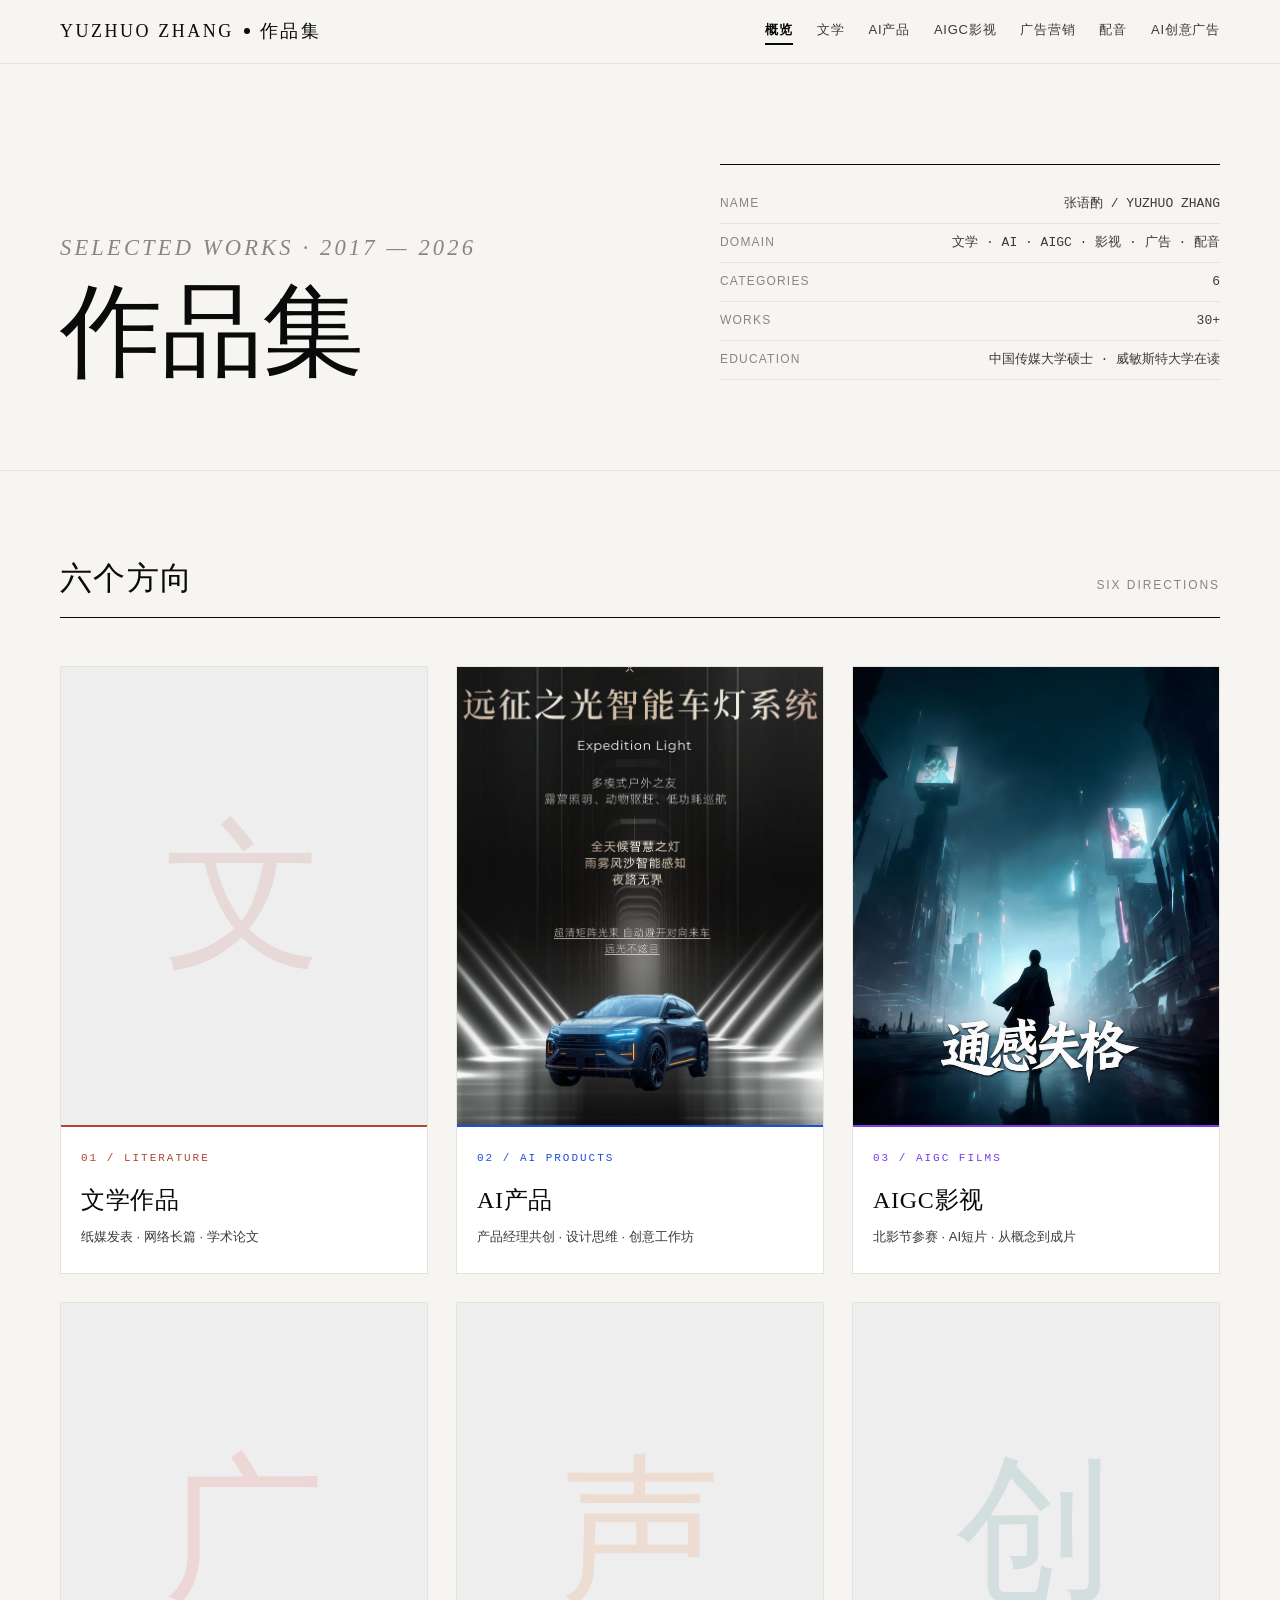
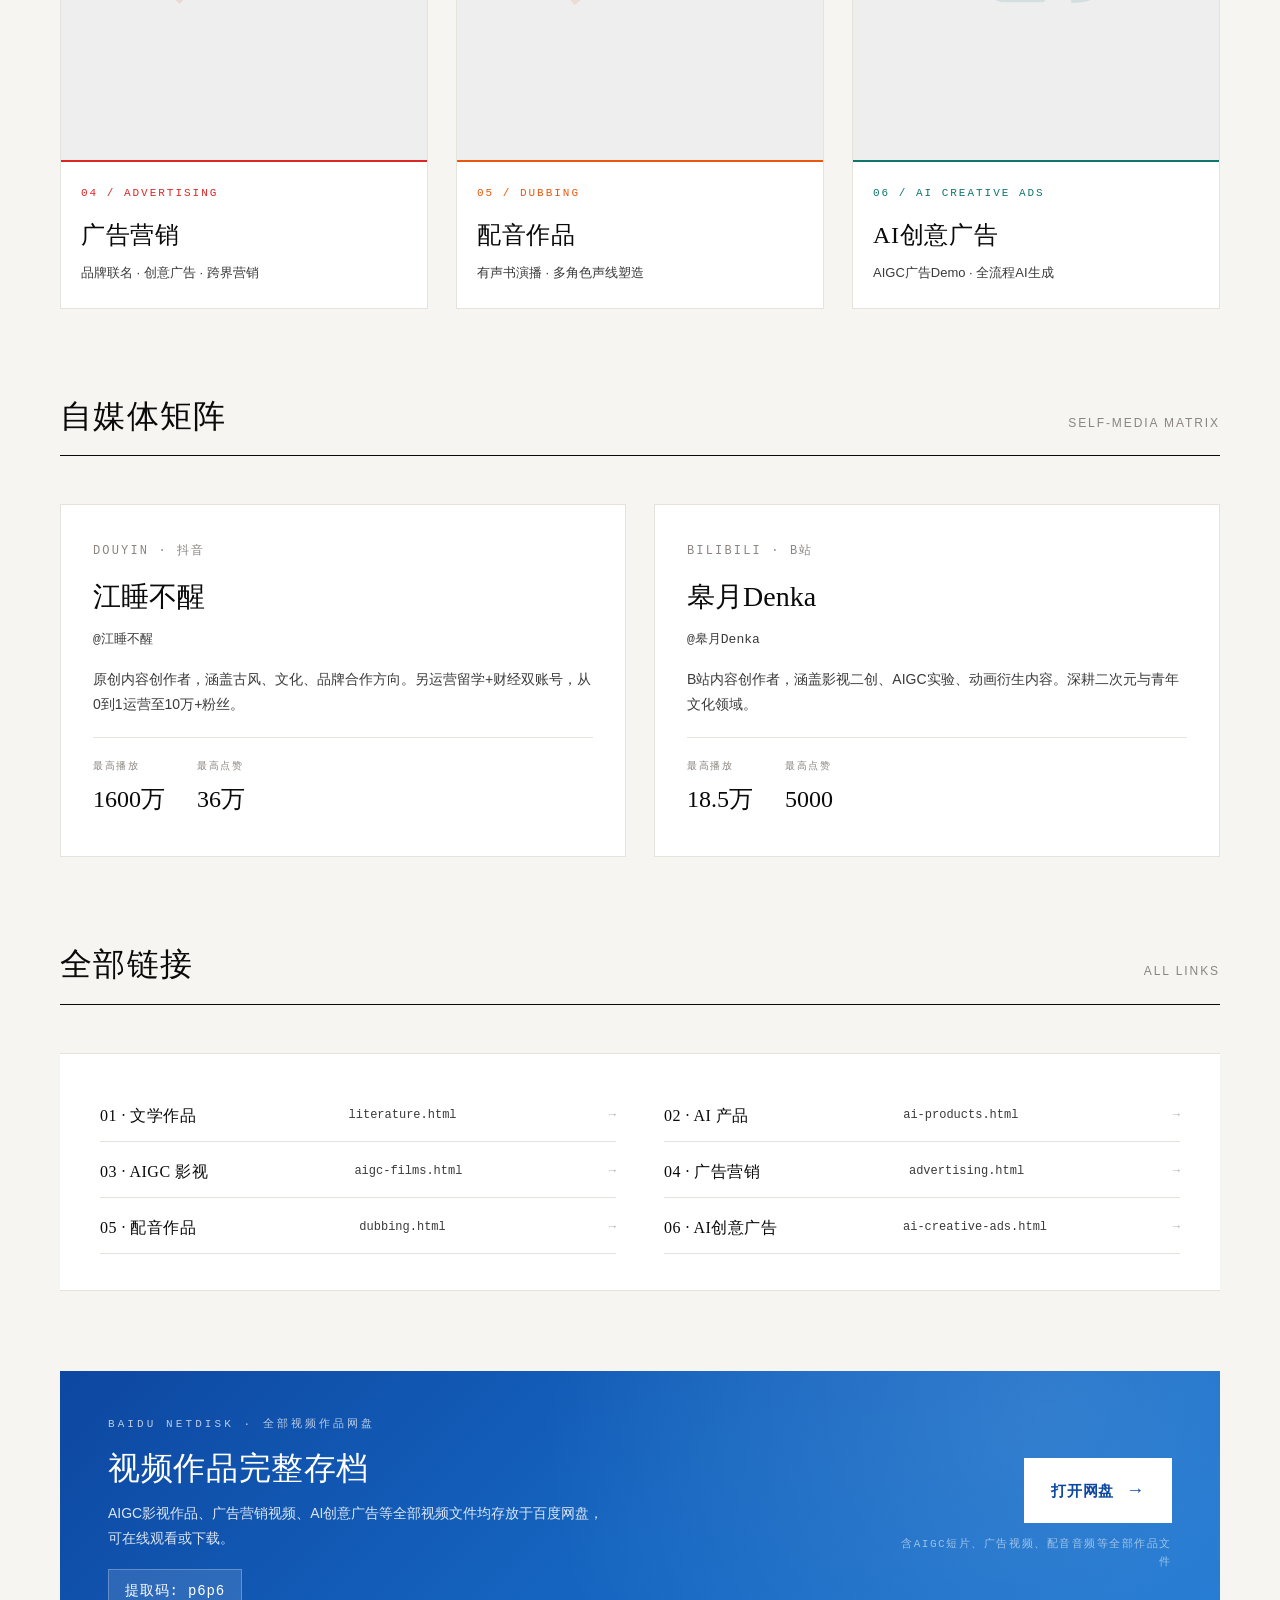
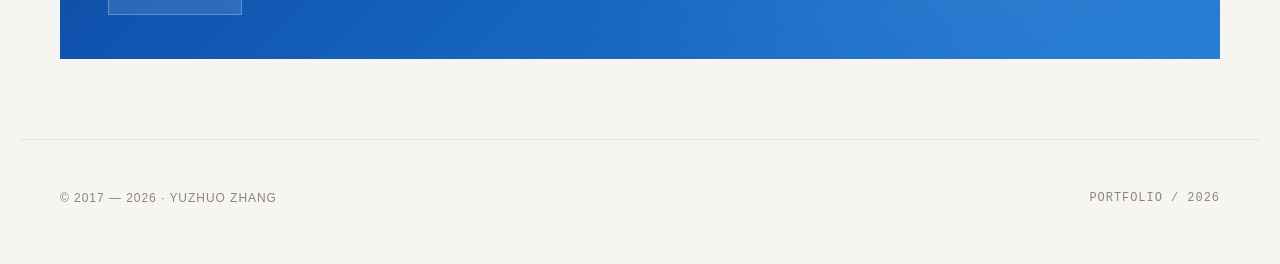
<file: index.html>
<!DOCTYPE html>
<html lang="zh-CN">
<head>
<meta charset="UTF-8">
<meta name="viewport" content="width=device-width,initial-scale=1.0">
<title>张语酌 · 创意作品集 | 文学 · AI · AIGC · 影视 · 广告 · 配音</title>
<meta name="description" content="张语酌的文学作品、AI产品、AIGC影视作品、广告营销、配音作品与影像创作精选作品集。2017—2026。">
<link rel="stylesheet" href="css/style.css">
</head>
<body>

<nav class="top">
  <div class="nav-inner">
    <div class="brand">YUZHUO ZHANG<span class="dot"></span>作品集</div>
    <div class="nav-links">
      <a href="index.html" class="active">概览</a>
      <a href="literature.html">文学</a>
      <a href="ai-products.html">AI产品</a>
      <a href="aigc-films.html">AIGC影视</a>
      <a href="advertising.html">广告营销</a>
      <a href="dubbing.html">配音</a>
      <a href="ai-creative-ads.html">AI创意广告</a>
    </div>
  </div>
</nav>

<header class="hero">
  <div class="hero-inner">
    <div>
      <h1 class="hero-title reveal">
        <span class="en">Selected Works · 2017 — 2026</span>
        作品集
      </h1>
    </div>
    <div class="hero-meta reveal">
      <div class="row"><span>NAME</span><span>张语酌 / YUZHUO ZHANG</span></div>
      <div class="row"><span>DOMAIN</span><span>文学 · AI · AIGC · 影视 · 广告 · 配音</span></div>
      <div class="row"><span>CATEGORIES</span><span>6</span></div>
      <div class="row"><span>WORKS</span><span>30+</span></div>
      <div class="row"><span>EDUCATION</span><span>中国传媒大学硕士 · 威敏斯特大学在读</span></div>
    </div>
  </div>
</header>

<section>
  <div class="sec-head reveal">
    <h2>六个方向</h2>
    <span class="label">Six Directions</span>
  </div>
  <div class="tiles">
    <a class="tile reveal" data-c="lit" href="literature.html">
      <div class="thumb typo"><span class="glyph" style="color:rgba(180,69,47,.12)">文</span></div>
      <div class="info">
        <div class="num">01 / LITERATURE</div>
        <h3>文学作品</h3>
        <div class="sub-text">纸媒发表 · 网络长篇 · 学术论文</div>
        <span class="arrow">&rarr;</span>
      </div>
    </a>
    <a class="tile reveal" data-c="ai" href="ai-products.html">
      <div class="thumb"><img src="images/ai_carlight_poster.jpg" alt="远征之光智能车灯系统"></div>
      <div class="info">
        <div class="num">02 / AI PRODUCTS</div>
        <h3>AI产品</h3>
        <div class="sub-text">产品经理共创 · 设计思维 · 创意工作坊</div>
        <span class="arrow">&rarr;</span>
      </div>
    </a>
    <a class="tile reveal" data-c="aigc" href="aigc-films.html">
      <div class="thumb"><img src="images/tongshi_poster.jpg" alt="通感失格"></div>
      <div class="info">
        <div class="num">03 / AIGC FILMS</div>
        <h3>AIGC影视</h3>
        <div class="sub-text">北影节参赛 · AI短片 · 从概念到成片</div>
        <span class="arrow">&rarr;</span>
      </div>
    </a>
    <a class="tile reveal" data-c="ad" href="advertising.html">
      <div class="thumb typo"><span class="glyph" style="color:rgba(220,38,38,.12)">广</span></div>
      <div class="info">
        <div class="num">04 / ADVERTISING</div>
        <h3>广告营销</h3>
        <div class="sub-text">品牌联名 · 创意广告 · 跨界营销</div>
        <span class="arrow">&rarr;</span>
      </div>
    </a>
    <a class="tile reveal" data-c="dub" href="dubbing.html">
      <div class="thumb typo"><span class="glyph" style="color:rgba(234,88,12,.12)">声</span></div>
      <div class="info">
        <div class="num">05 / DUBBING</div>
        <h3>配音作品</h3>
        <div class="sub-text">有声书演播 · 多角色声线塑造</div>
        <span class="arrow">&rarr;</span>
      </div>
    </a>
    <a class="tile reveal" data-c="other" href="ai-creative-ads.html">
      <div class="thumb typo"><span class="glyph" style="color:rgba(15,118,110,.12)">创</span></div>
      <div class="info">
        <div class="num">06 / AI CREATIVE ADS</div>
        <h3>AI创意广告</h3>
        <div class="sub-text">AIGC广告Demo · 全流程AI生成</div>
        <span class="arrow">&rarr;</span>
      </div>
    </a>
  </div>
</section>

<section style="padding-top:0">
  <div class="sec-head reveal">
    <h2>自媒体矩阵</h2>
    <span class="label">Self-Media Matrix</span>
  </div>
  <div class="media-grid reveal">
    <div class="media-card">
      <div class="platform">DOUYIN · 抖音</div>
      <h3>江睡不醒</h3>
      <div class="handle">@江睡不醒</div>
      <p style="font-size:14px;color:var(--ink-soft);line-height:1.8">原创内容创作者，涵盖古风、文化、品牌合作方向。另运营留学+财经双账号，从0到1运营至10万+粉丝。</p>
      <div class="stats">
        <div class="s"><span>最高播放</span><b>1600万</b></div>
        <div class="s"><span>最高点赞</span><b>36万</b></div>
      </div>
    </div>
    <div class="media-card">
      <div class="platform">BILIBILI · B站</div>
      <h3>皋月Denka</h3>
      <div class="handle">@皋月Denka</div>
      <p style="font-size:14px;color:var(--ink-soft);line-height:1.8">B站内容创作者，涵盖影视二创、AIGC实验、动画衍生内容。深耕二次元与青年文化领域。</p>
      <div class="stats">
        <div class="s"><span>最高播放</span><b>18.5万</b></div>
        <div class="s"><span>最高点赞</span><b>5000</b></div>
      </div>
    </div>
  </div>
</section>

<section style="padding-top:0">
  <div class="sec-head reveal">
    <h2>全部链接</h2>
    <span class="label">All Links</span>
  </div>
  <div class="links-bar">
    <div class="links-inner reveal">
      <a class="lk" href="literature.html"><span class="name">01 · 文学作品</span><span>literature.html</span><span class="arr">&rarr;</span></a>
      <a class="lk" href="ai-products.html"><span class="name">02 · AI 产品</span><span>ai-products.html</span><span class="arr">&rarr;</span></a>
      <a class="lk" href="aigc-films.html"><span class="name">03 · AIGC 影视</span><span>aigc-films.html</span><span class="arr">&rarr;</span></a>
      <a class="lk" href="advertising.html"><span class="name">04 · 广告营销</span><span>advertising.html</span><span class="arr">&rarr;</span></a>
      <a class="lk" href="dubbing.html"><span class="name">05 · 配音作品</span><span>dubbing.html</span><span class="arr">&rarr;</span></a>
      <a class="lk" href="ai-creative-ads.html"><span class="name">06 · AI创意广告</span><span>ai-creative-ads.html</span><span class="arr">&rarr;</span></a>
    </div>
  </div>
</section>

<section style="padding-top:0">
  <div class="netdisk-card reveal">
    <div class="nd-info">
      <div class="nd-eyebrow">BAIDU NETDISK · 全部视频作品网盘</div>
      <h3>视频作品完整存档</h3>
      <p>AIGC影视作品、广告营销视频、AI创意广告等全部视频文件均存放于百度网盘，可在线观看或下载。</p>
      <div class="nd-code">提取码: p6p6</div>
    </div>
    <div class="nd-actions">
      <a class="btn-netdisk" href="https://pan.baidu.com/s/15EOF1JKsjCaMnwmV0i0VhA?pwd=p6p6" target="_blank" rel="noopener">
        <span>打开网盘</span><span class="arr">&rarr;</span>
      </a>
      <div class="nd-note">含AIGC短片、广告视频、配音音频等全部作品文件</div>
    </div>
  </div>
</section>

<footer>
  <div>&copy; 2017 — 2026 · YUZHUO ZHANG</div>
  <div class="r">PORTFOLIO / 2026</div>
</footer>

<script src="js/main.js"></script>
</body>
</html>
</file>
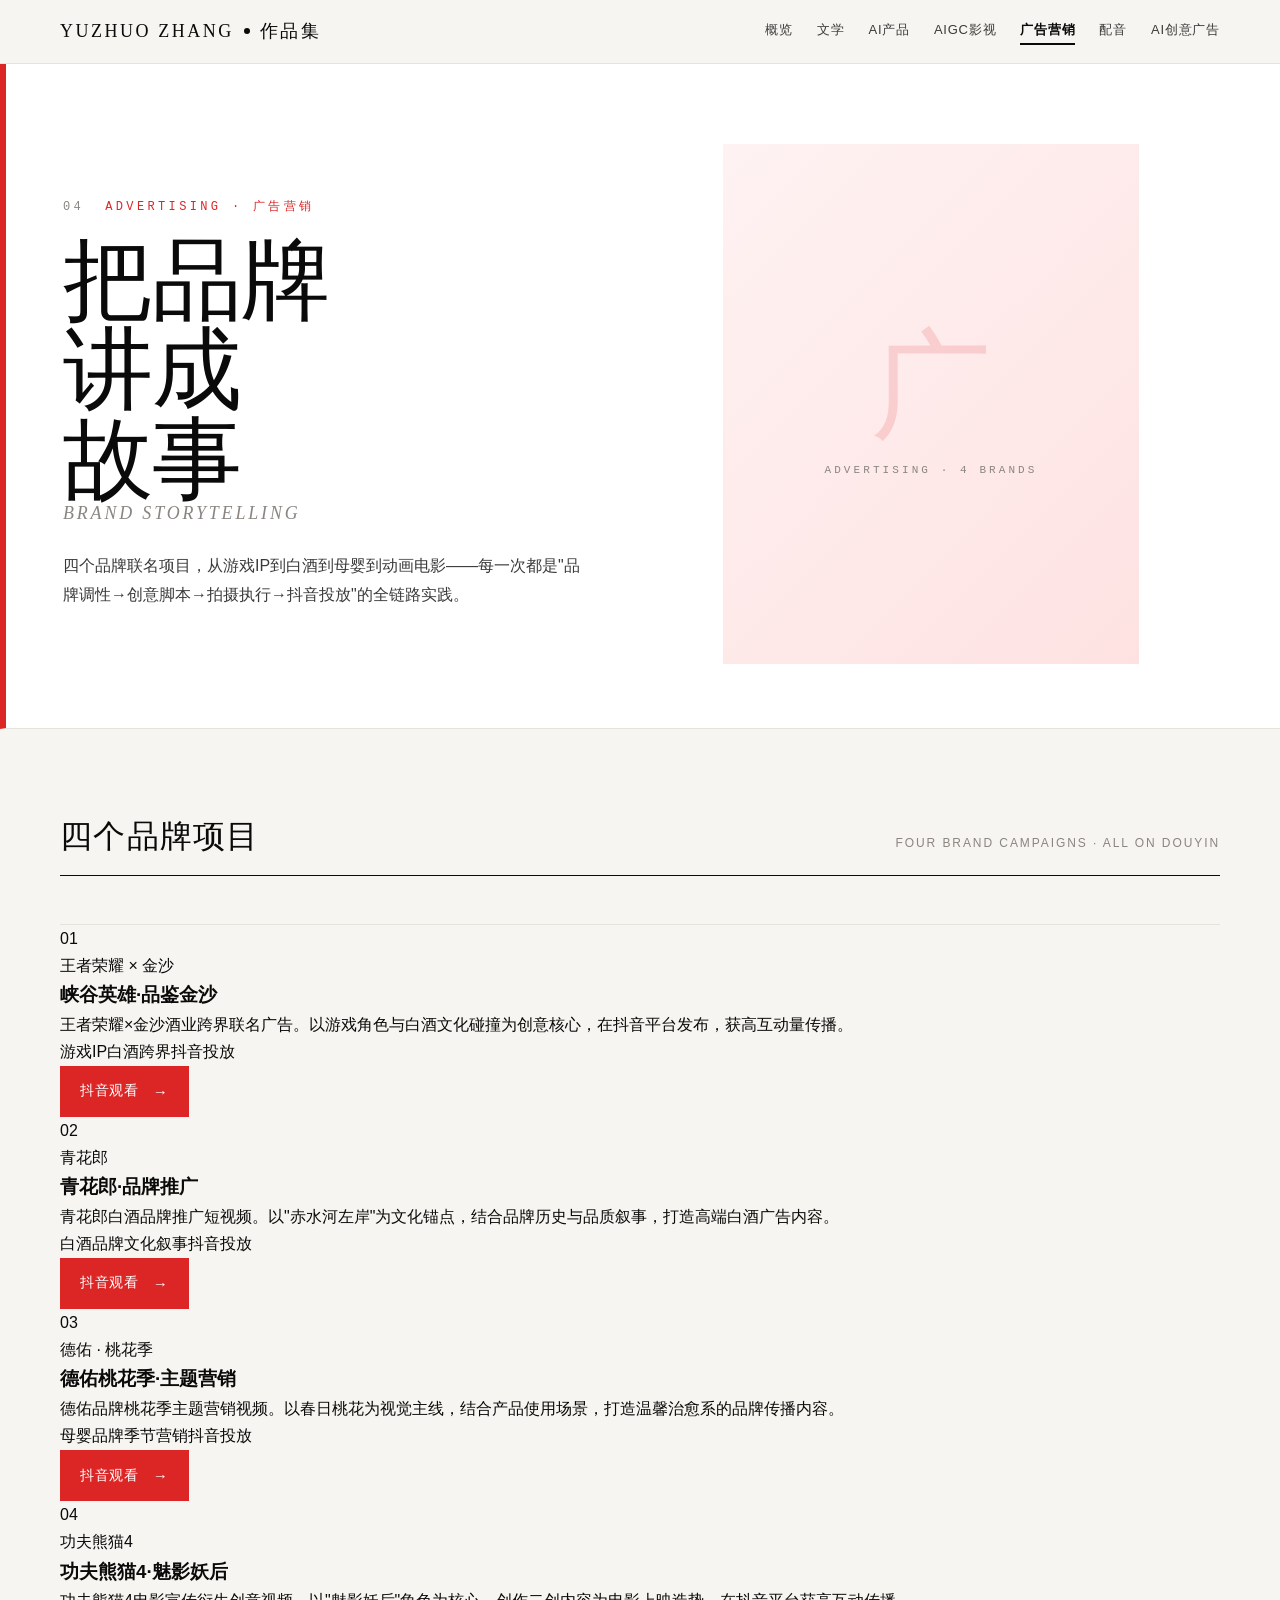
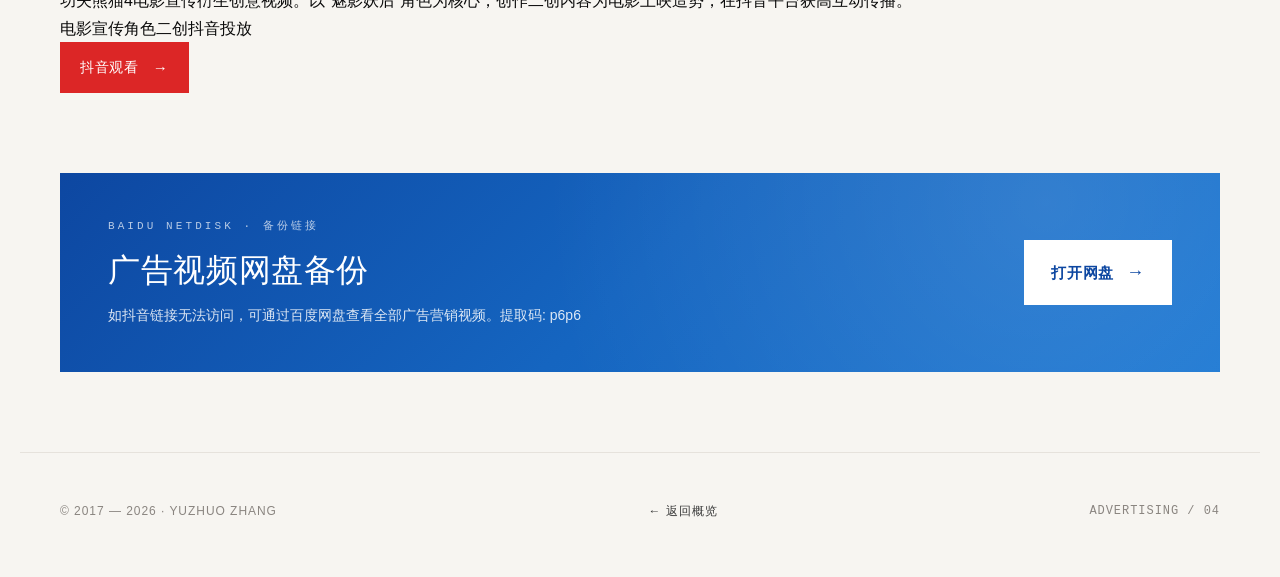
<file: advertising.html>
<!DOCTYPE html>
<html lang="zh-CN">
<head>
<meta charset="UTF-8">
<meta name="viewport" content="width=device-width,initial-scale=1.0">
<title>广告营销 · 张语酌作品集</title>
<link rel="stylesheet" href="css/style.css">
</head>
<body>

<nav class="top">
  <div class="nav-inner">
    <div class="brand">YUZHUO ZHANG<span class="dot"></span>作品集</div>
    <div class="nav-links">
      <a href="index.html">概览</a>
      <a href="literature.html">文学</a>
      <a href="ai-products.html">AI产品</a>
      <a href="aigc-films.html">AIGC影视</a>
      <a href="advertising.html" class="active">广告营销</a>
      <a href="dubbing.html">配音</a>
      <a href="ai-creative-ads.html">AI创意广告</a>
    </div>
  </div>
</nav>

<header class="hero sub" style="border-left:6px solid var(--c-ad)">
  <div class="hero-inner">
    <div>
      <div class="hero-cat" style="color:var(--c-ad)"><span style="color:var(--mute)">04</span> &nbsp;ADVERTISING · 广告营销</div>
      <h1>把品牌<br>讲成<br>故事<span class="en">Brand Storytelling</span></h1>
      <p class="sub-text">四个品牌联名项目，从游戏IP到白酒到母婴到动画电影——每一次都是"品牌调性&rarr;创意脚本&rarr;拍摄执行&rarr;抖音投放"的全链路实践。</p>
    </div>
    <div class="hero-visual reveal" style="background:linear-gradient(135deg,#fef2f2,#fee2e2);display:flex;align-items:center;justify-content:center">
      <div style="text-align:center">
        <div style="font-family:var(--serif);font-size:120px;line-height:1;color:rgba(220,38,38,.15);font-weight:400">广</div>
        <div style="font-family:var(--mono);font-size:11px;letter-spacing:.28em;color:var(--mute);margin-top:14px">ADVERTISING · 4 BRANDS</div>
      </div>
    </div>
  </div>
</header>

<section>
  <div class="sec-head reveal"><h2>四个品牌项目</h2><span class="label">Four Brand Campaigns · All on Douyin</span></div>

  <div class="ads">
    <article class="ad-card reveal">
      <div class="ad-num">01</div>
      <div class="ad-brand">王者荣耀 &times; 金沙</div>
      <h3>峡谷英雄·品鉴金沙</h3>
      <p class="desc">王者荣耀×金沙酒业跨界联名广告。以游戏角色与白酒文化碰撞为创意核心，在抖音平台发布，获高互动量传播。</p>
      <div class="tags"><span class="tag">游戏IP</span><span class="tag">白酒跨界</span><span class="tag">抖音投放</span></div>
      <a class="btn-watch" style="background:var(--c-ad)" href="https://v.douyin.com/lTHdH1zyWJM/" target="_blank" rel="noopener">
        <span>抖音观看</span><span class="arr">&rarr;</span>
      </a>
    </article>

    <article class="ad-card reveal">
      <div class="ad-num">02</div>
      <div class="ad-brand">青花郎</div>
      <h3>青花郎·品牌推广</h3>
      <p class="desc">青花郎白酒品牌推广短视频。以"赤水河左岸"为文化锚点，结合品牌历史与品质叙事，打造高端白酒广告内容。</p>
      <div class="tags"><span class="tag">白酒品牌</span><span class="tag">文化叙事</span><span class="tag">抖音投放</span></div>
      <a class="btn-watch" style="background:var(--c-ad)" href="https://v.douyin.com/PAhCuUpgt7A/" target="_blank" rel="noopener">
        <span>抖音观看</span><span class="arr">&rarr;</span>
      </a>
    </article>

    <article class="ad-card reveal">
      <div class="ad-num">03</div>
      <div class="ad-brand">德佑 · 桃花季</div>
      <h3>德佑桃花季·主题营销</h3>
      <p class="desc">德佑品牌桃花季主题营销视频。以春日桃花为视觉主线，结合产品使用场景，打造温馨治愈系的品牌传播内容。</p>
      <div class="tags"><span class="tag">母婴品牌</span><span class="tag">季节营销</span><span class="tag">抖音投放</span></div>
      <a class="btn-watch" style="background:var(--c-ad)" href="https://v.douyin.com/oVFIqJ6Lesk/" target="_blank" rel="noopener">
        <span>抖音观看</span><span class="arr">&rarr;</span>
      </a>
    </article>

    <article class="ad-card reveal">
      <div class="ad-num">04</div>
      <div class="ad-brand">功夫熊猫4</div>
      <h3>功夫熊猫4·魅影妖后</h3>
      <p class="desc">功夫熊猫4电影宣传衍生创意视频。以"魅影妖后"角色为核心，创作二创内容为电影上映造势，在抖音平台获高互动传播。</p>
      <div class="tags"><span class="tag">电影宣传</span><span class="tag">角色二创</span><span class="tag">抖音投放</span></div>
      <a class="btn-watch" style="background:var(--c-ad)" href="https://v.douyin.com/1RhZTR5iCUc/" target="_blank" rel="noopener">
        <span>抖音观看</span><span class="arr">&rarr;</span>
      </a>
    </article>
  </div>
</section>

<section style="padding-top:0">
  <div class="netdisk-card reveal">
    <div class="nd-info">
      <div class="nd-eyebrow">BAIDU NETDISK · 备份链接</div>
      <h3>广告视频网盘备份</h3>
      <p>如抖音链接无法访问，可通过百度网盘查看全部广告营销视频。提取码: p6p6</p>
    </div>
    <div class="nd-actions">
      <a class="btn-netdisk" href="https://pan.baidu.com/s/15EOF1JKsjCaMnwmV0i0VhA?pwd=p6p6" target="_blank" rel="noopener">
        <span>打开网盘</span><span class="arr">&rarr;</span>
      </a>
    </div>
  </div>
</section>

<footer>
  <div>&copy; 2017 — 2026 · YUZHUO ZHANG</div>
  <a class="back" href="index.html">&larr; 返回概览</a>
  <div class="r">ADVERTISING / 04</div>
</footer>

<script src="js/main.js"></script>
</body>
</html>
</file>
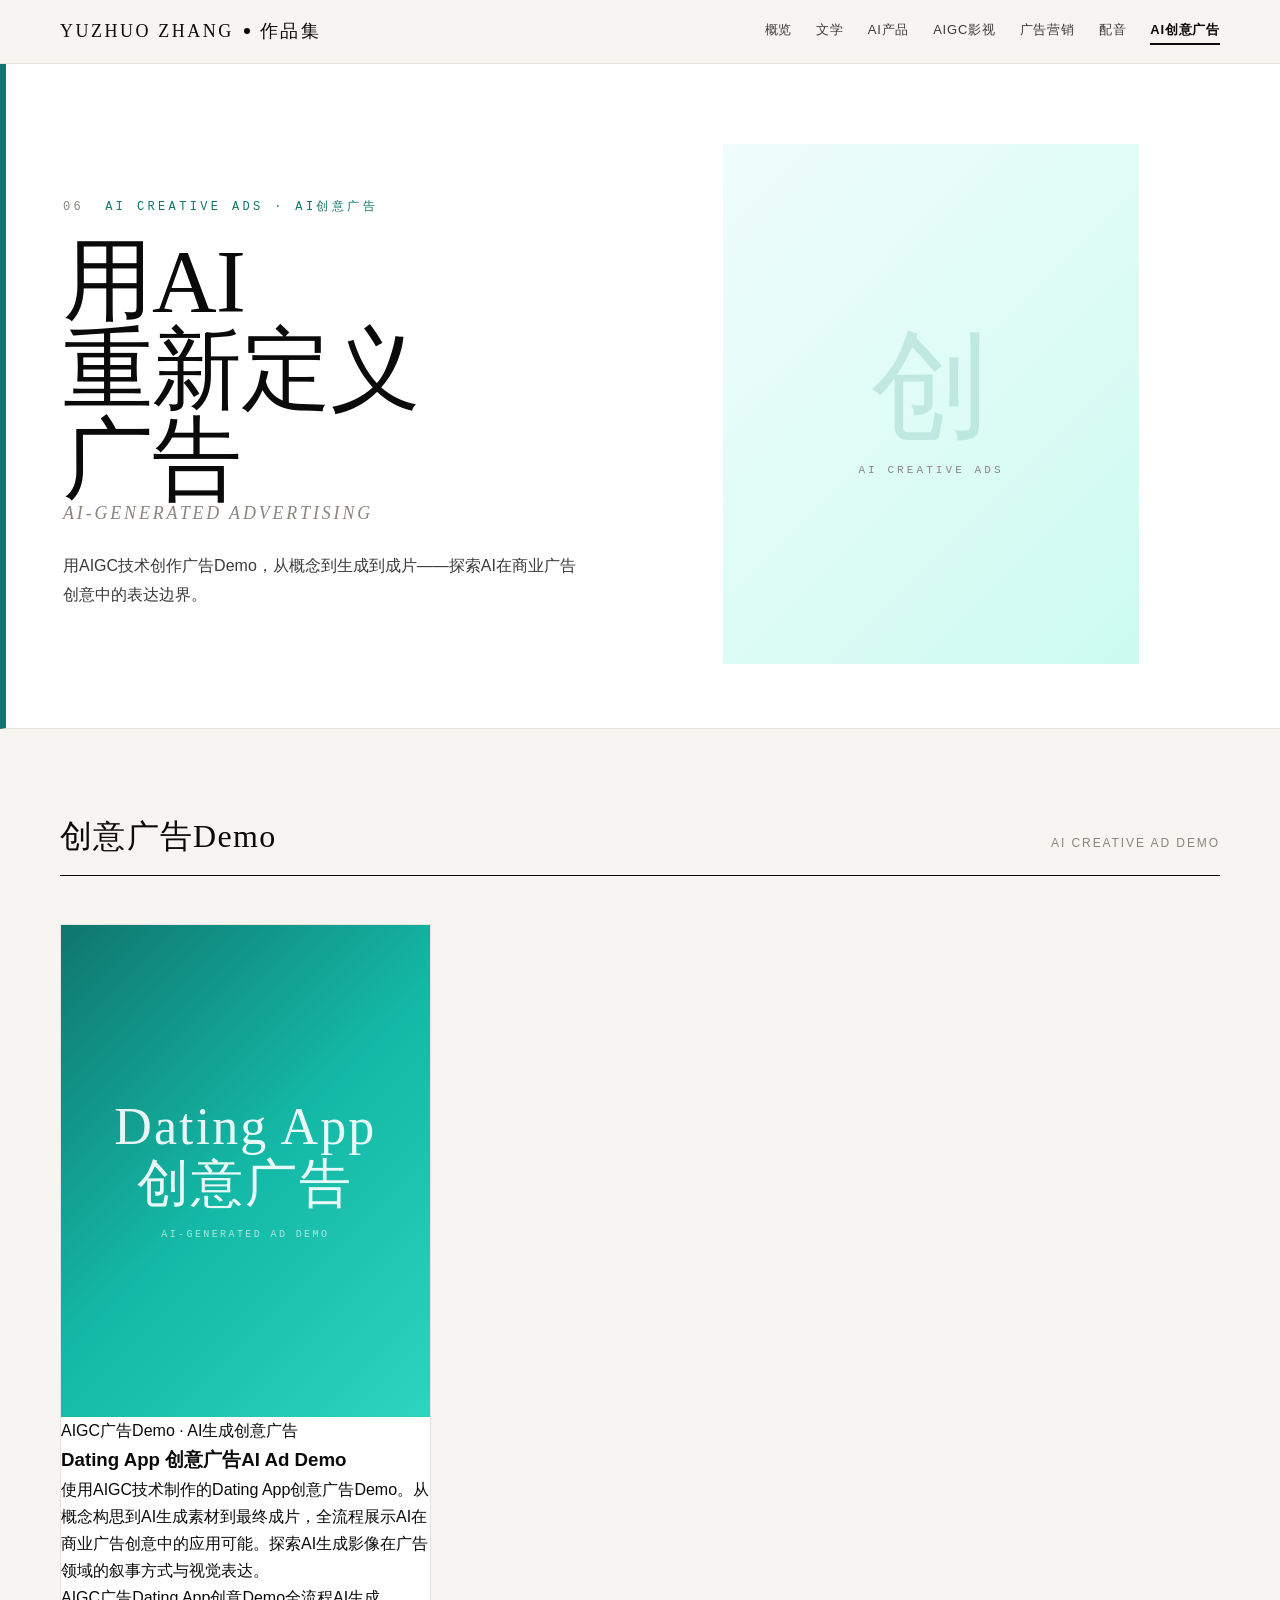
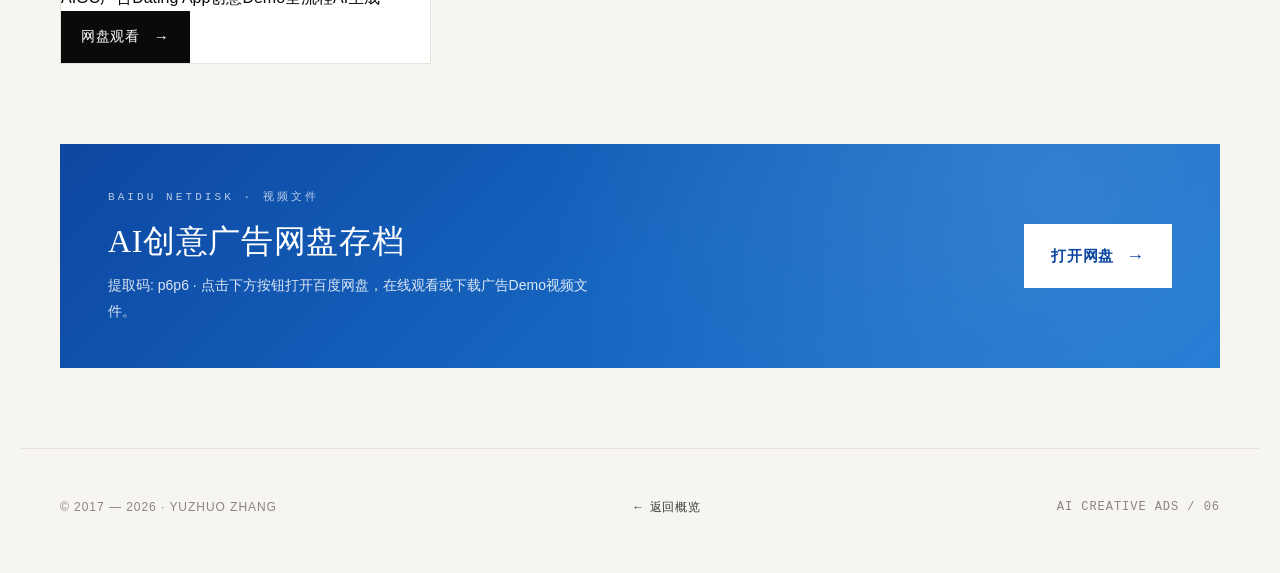
<file: ai-creative-ads.html>
<!DOCTYPE html>
<html lang="zh-CN">
<head>
<meta charset="UTF-8">
<meta name="viewport" content="width=device-width,initial-scale=1.0">
<title>AI创意广告 · 张语酌作品集</title>
<link rel="stylesheet" href="css/style.css">
</head>
<body>

<nav class="top">
  <div class="nav-inner">
    <div class="brand">YUZHUO ZHANG<span class="dot"></span>作品集</div>
    <div class="nav-links">
      <a href="index.html">概览</a>
      <a href="literature.html">文学</a>
      <a href="ai-products.html">AI产品</a>
      <a href="aigc-films.html">AIGC影视</a>
      <a href="advertising.html">广告营销</a>
      <a href="dubbing.html">配音</a>
      <a href="ai-creative-ads.html" class="active">AI创意广告</a>
    </div>
  </div>
</nav>

<header class="hero sub" style="border-left:6px solid var(--c-other)">
  <div class="hero-inner">
    <div>
      <div class="hero-cat" style="color:var(--c-other)"><span style="color:var(--mute)">06</span> &nbsp;AI CREATIVE ADS · AI创意广告</div>
      <h1>用AI<br>重新定义<br>广告<span class="en">AI-Generated Advertising</span></h1>
      <p class="sub-text">用AIGC技术创作广告Demo，从概念到生成到成片——探索AI在商业广告创意中的表达边界。</p>
    </div>
    <div class="hero-visual reveal" style="background:linear-gradient(135deg,#f0fdfa,#ccfbf1);display:flex;align-items:center;justify-content:center">
      <div style="text-align:center">
        <div style="font-family:var(--serif);font-size:120px;line-height:1;color:rgba(15,118,110,.15);font-weight:400">创</div>
        <div style="font-family:var(--mono);font-size:11px;letter-spacing:.28em;color:var(--mute);margin-top:14px">AI CREATIVE ADS</div>
      </div>
    </div>
  </div>
</header>

<section>
  <div class="sec-head reveal"><h2>创意广告Demo</h2><span class="label">AI Creative Ad Demo</span></div>

  <div class="films">
    <article class="film reveal">
      <div class="poster" style="background:linear-gradient(135deg,#0f766e,#14b8a6 50%,#2dd4bf);display:flex;align-items:center;justify-content:center">
        <div style="text-align:center;color:rgba(255,255,255,.9)">
          <div style="font-family:var(--serif);font-size:52px;line-height:1.1;letter-spacing:.04em">Dating App<br>创意广告</div>
          <div style="font-family:var(--mono);font-size:10px;letter-spacing:.24em;margin-top:14px;opacity:.7">AI-GENERATED AD DEMO</div>
        </div>
      </div>
      <div class="f-info">
        <div class="ctx">AIGC广告Demo · AI生成创意广告</div>
        <h3>Dating App 创意广告<span class="en">AI Ad Demo</span></h3>
        <p class="desc">使用AIGC技术制作的Dating App创意广告Demo。从概念构思到AI生成素材到最终成片，全流程展示AI在商业广告创意中的应用可能。探索AI生成影像在广告领域的叙事方式与视觉表达。</p>
        <div class="tags"><span class="tag">AIGC广告</span><span class="tag">Dating App</span><span class="tag">创意Demo</span><span class="tag">全流程AI生成</span></div>
        <a class="btn-watch" href="https://pan.baidu.com/s/15EOF1JKsjCaMnwmV0i0VhA?pwd=p6p6" target="_blank" rel="noopener">
          <span>网盘观看</span><span class="arr">&rarr;</span>
        </a>
      </div>
    </article>
  </div>
</section>

<section style="padding-top:0">
  <div class="netdisk-card reveal">
    <div class="nd-info">
      <div class="nd-eyebrow">BAIDU NETDISK · 视频文件</div>
      <h3>AI创意广告网盘存档</h3>
      <p>提取码: p6p6 · 点击下方按钮打开百度网盘，在线观看或下载广告Demo视频文件。</p>
    </div>
    <div class="nd-actions">
      <a class="btn-netdisk" href="https://pan.baidu.com/s/15EOF1JKsjCaMnwmV0i0VhA?pwd=p6p6" target="_blank" rel="noopener">
        <span>打开网盘</span><span class="arr">&rarr;</span>
      </a>
    </div>
  </div>
</section>

<footer>
  <div>&copy; 2017 — 2026 · YUZHUO ZHANG</div>
  <a class="back" href="index.html">&larr; 返回概览</a>
  <div class="r">AI CREATIVE ADS / 06</div>
</footer>

<script src="js/main.js"></script>
</body>
</html>
</file>
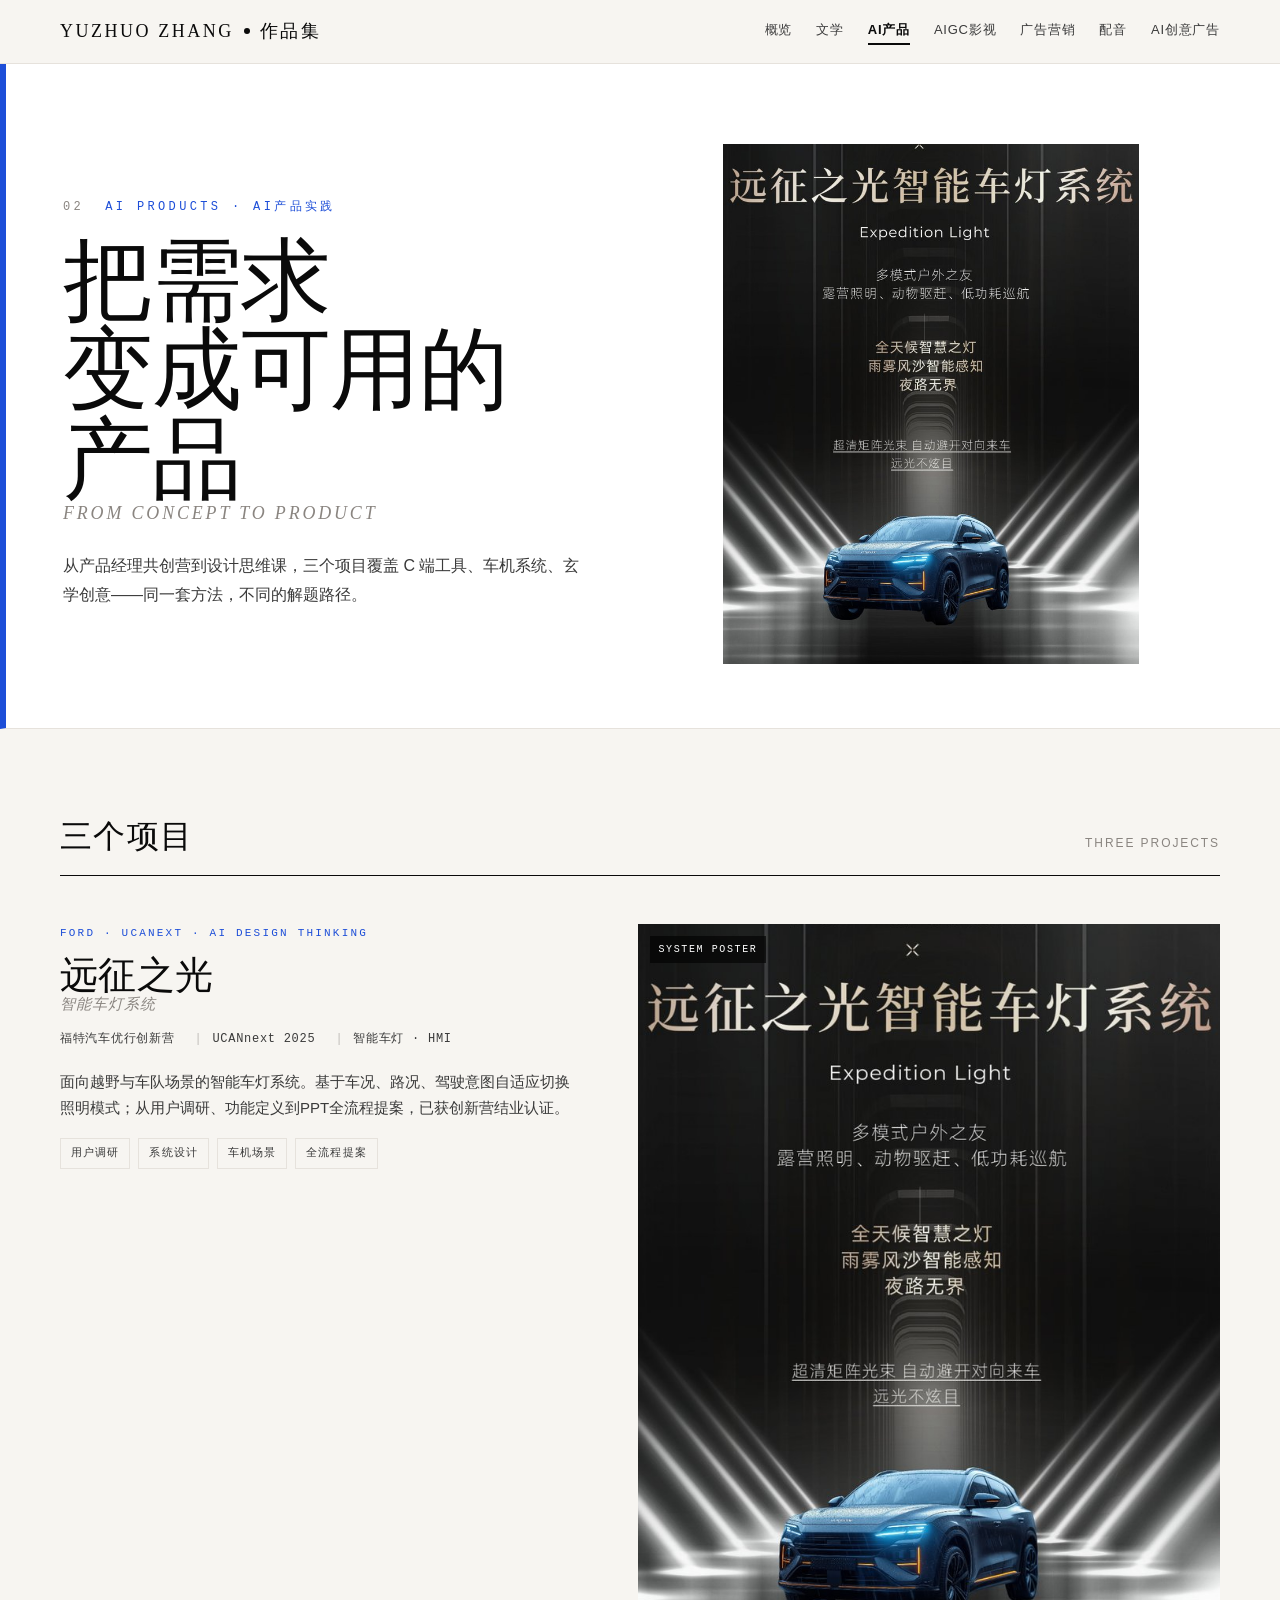
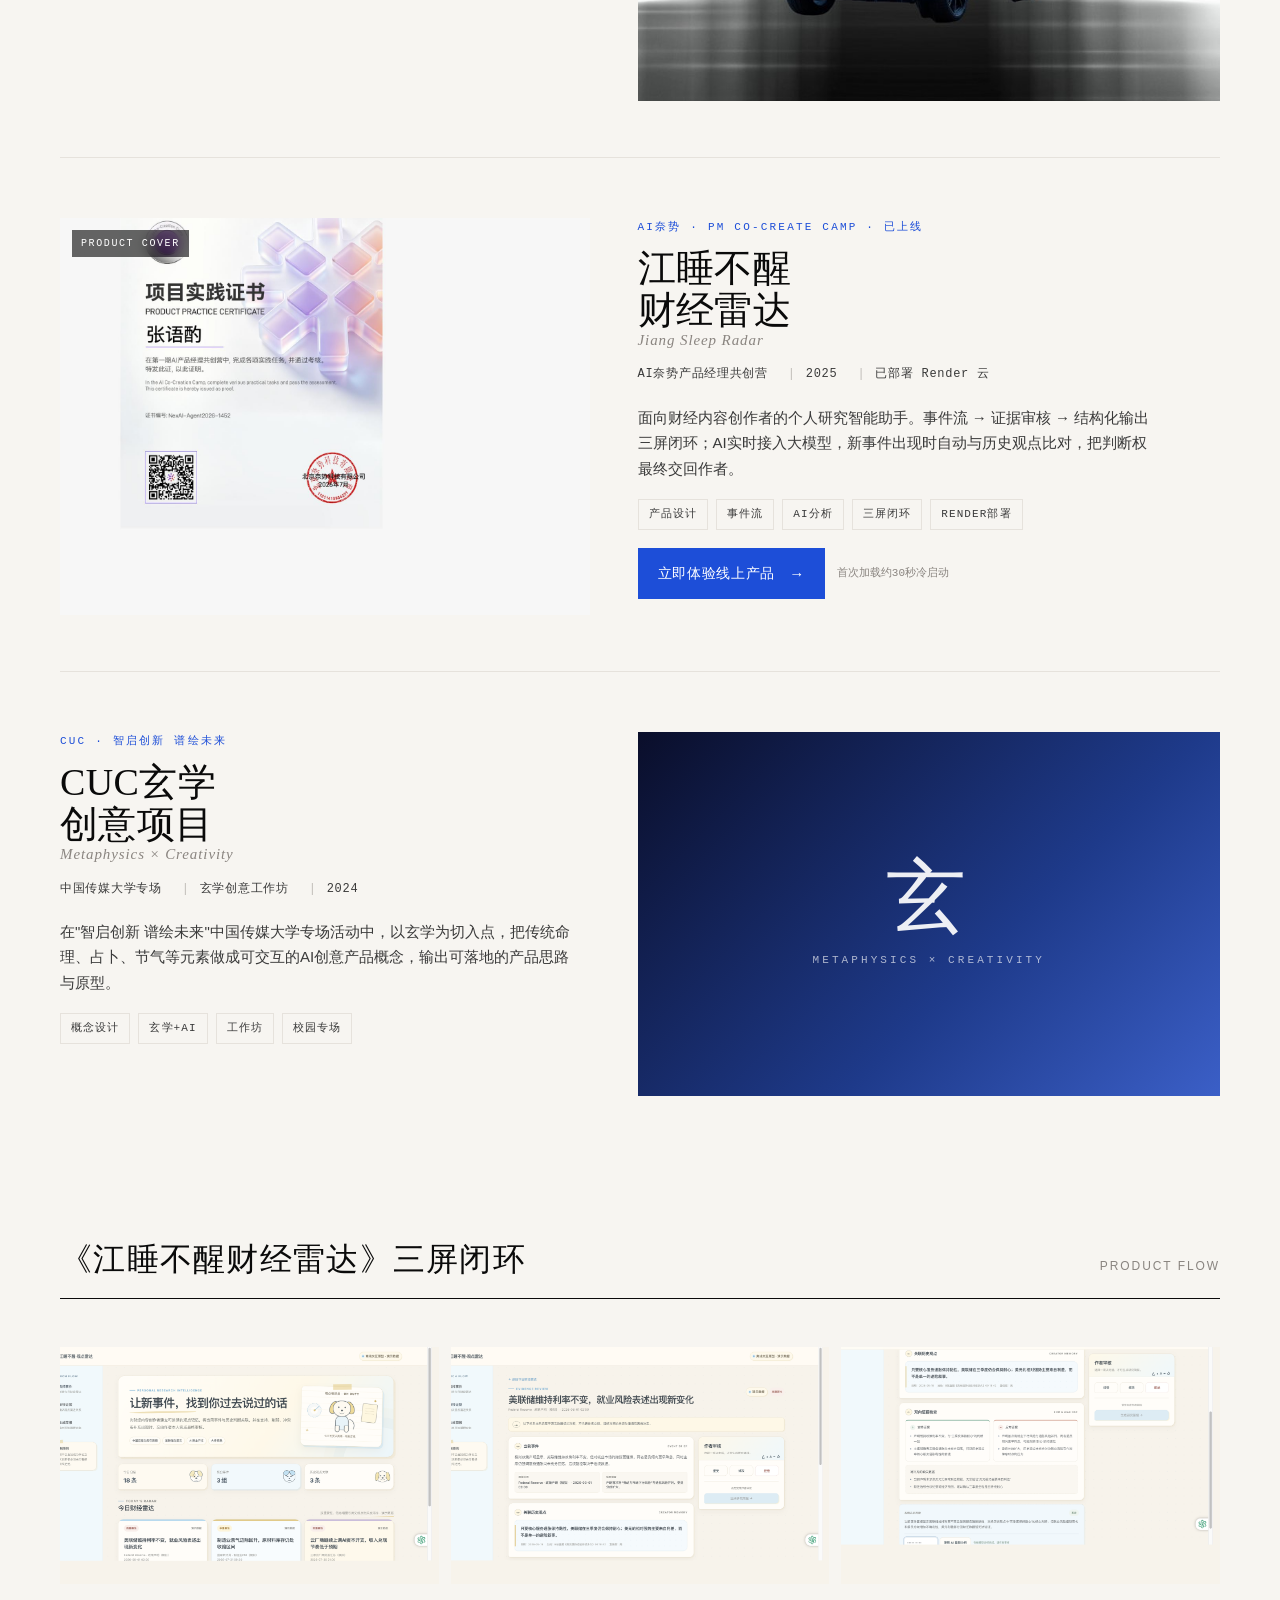
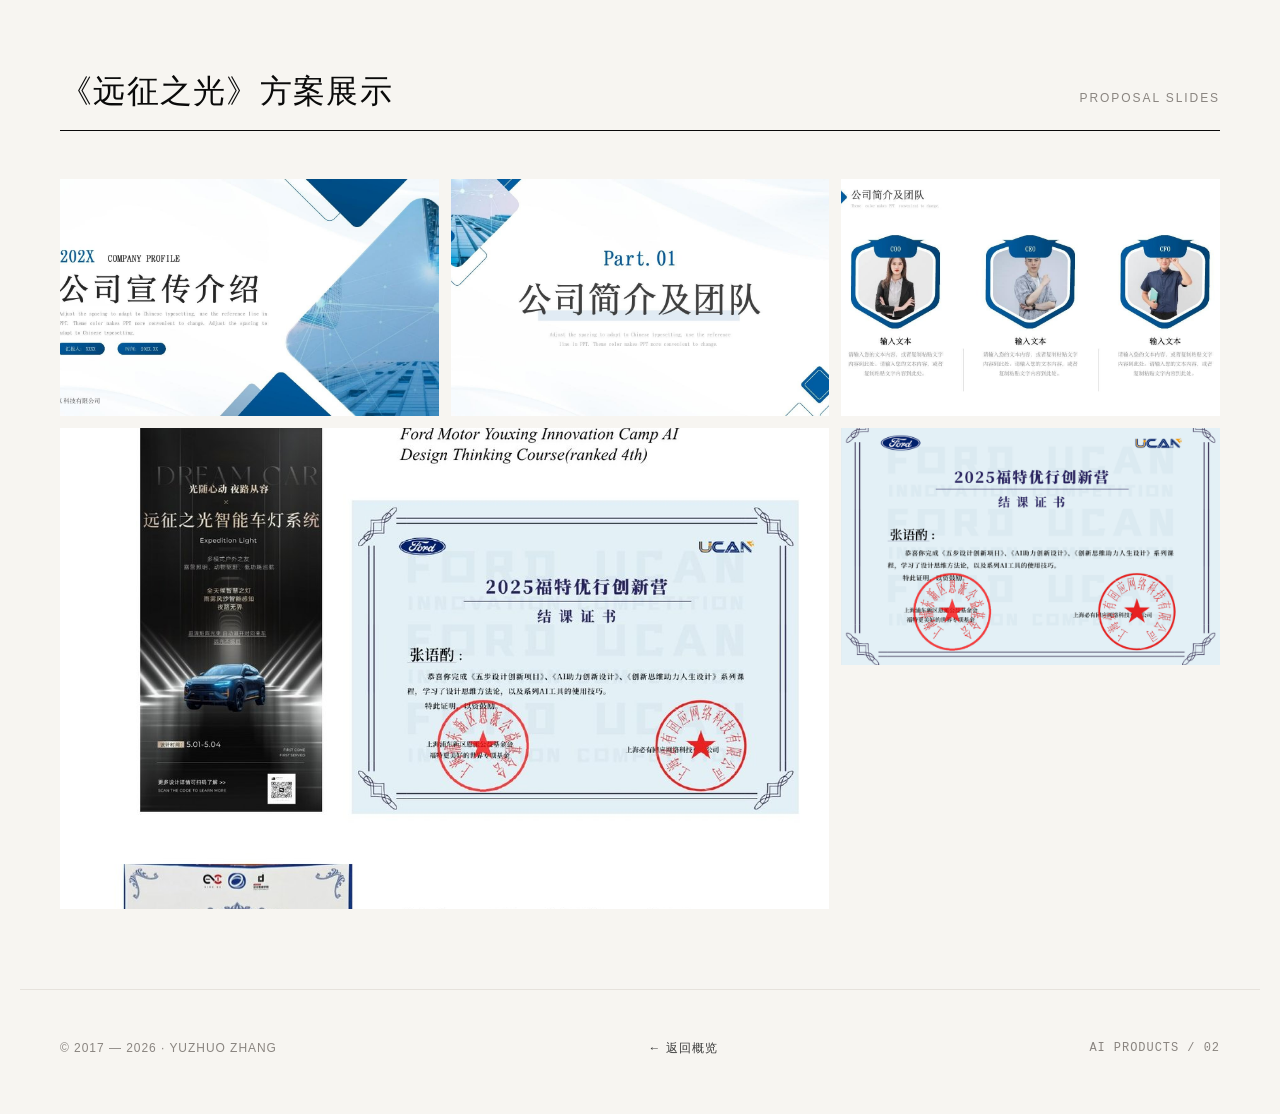
<file: ai-products.html>
<!DOCTYPE html>
<html lang="zh-CN">
<head>
<meta charset="UTF-8">
<meta name="viewport" content="width=device-width,initial-scale=1.0">
<title>AI产品 · 张语酌作品集</title>
<link rel="stylesheet" href="css/style.css">
</head>
<body>

<nav class="top">
  <div class="nav-inner">
    <div class="brand">YUZHUO ZHANG<span class="dot"></span>作品集</div>
    <div class="nav-links">
      <a href="index.html">概览</a>
      <a href="literature.html">文学</a>
      <a href="ai-products.html" class="active">AI产品</a>
      <a href="aigc-films.html">AIGC影视</a>
      <a href="advertising.html">广告营销</a>
      <a href="dubbing.html">配音</a>
      <a href="ai-creative-ads.html">AI创意广告</a>
    </div>
  </div>
</nav>

<header class="hero sub" style="border-left:6px solid var(--c-ai)">
  <div class="hero-inner">
    <div>
      <div class="hero-cat" style="color:var(--c-ai)"><span style="color:var(--mute)">02</span> &nbsp;AI PRODUCTS · AI产品实践</div>
      <h1>把需求<br>变成可用的<br>产品<span class="en">From Concept to Product</span></h1>
      <p class="sub-text">从产品经理共创营到设计思维课，三个项目覆盖 C 端工具、车机系统、玄学创意——同一套方法，不同的解题路径。</p>
    </div>
    <div class="hero-visual reveal">
      <img src="images/ai_carlight_poster.jpg" alt="远征之光智能车灯系统">
    </div>
  </div>
</header>

<section>
  <div class="sec-head reveal"><h2>三个项目</h2><span class="label">Three Projects</span></div>

  <div class="projects">
    <article class="proj reveal">
      <div class="p-info">
        <div class="ctx" style="color:var(--c-ai)">Ford · UCANext · AI Design Thinking</div>
        <h3>远征之光<span class="en">智能车灯系统</span></h3>
        <div class="meta"><span>福特汽车优行创新营</span><span>UCANnext 2025</span><span>智能车灯 · HMI</span></div>
        <p class="desc">面向越野与车队场景的智能车灯系统。基于车况、路况、驾驶意图自适应切换照明模式；从用户调研、功能定义到PPT全流程提案，已获创新营结业认证。</p>
        <div class="tags"><span class="tag">用户调研</span><span class="tag">系统设计</span><span class="tag">车机场景</span><span class="tag">全流程提案</span></div>
      </div>
      <div class="p-media h-tall">
        <img src="images/ai_carlight_poster.jpg" alt="远征之光智能车灯 海报">
        <div class="badge">SYSTEM POSTER</div>
      </div>
    </article>

    <article class="proj flip reveal">
      <div class="p-info">
        <div class="ctx" style="color:var(--c-ai)">AI奈势 · PM Co-create Camp · 已上线</div>
        <h3>江睡不醒<br>财经雷达<span class="en">Jiang Sleep Radar</span></h3>
        <div class="meta"><span>AI奈势产品经理共创营</span><span>2025</span><span>已部署 Render 云</span></div>
        <p class="desc">面向财经内容创作者的个人研究智能助手。事件流 &rarr; 证据审核 &rarr; 结构化输出三屏闭环；AI实时接入大模型，新事件出现时自动与历史观点比对，把判断权最终交回作者。</p>
        <div class="tags"><span class="tag">产品设计</span><span class="tag">事件流</span><span class="tag">AI分析</span><span class="tag">三屏闭环</span><span class="tag">Render部署</span></div>
        <div style="margin-top:18px;display:flex;gap:12px;align-items:center">
          <a class="btn-watch" href="https://jiangshuibuxing-radar.onrender.com" target="_blank" rel="noopener" style="background:var(--c-ai)">
            <span>立即体验线上产品</span><span class="arr">&rarr;</span>
          </a>
          <span style="font-family:var(--mono);font-size:11px;color:var(--mute)">首次加载约30秒冷启动</span>
        </div>
      </div>
      <div class="p-media h-43">
        <img src="images/ai_radar_cover.jpg" alt="江睡不醒财经雷达 封面">
        <div class="badge">PRODUCT COVER</div>
      </div>
    </article>

    <article class="proj reveal">
      <div class="p-info">
        <div class="ctx" style="color:var(--c-ai)">CUC · 智启创新 谱绘未来</div>
        <h3>CUC玄学<br>创意项目<span class="en">Metaphysics &times; Creativity</span></h3>
        <div class="meta"><span>中国传媒大学专场</span><span>玄学创意工作坊</span><span>2024</span></div>
        <p class="desc">在"智启创新 谱绘未来"中国传媒大学专场活动中，以玄学为切入点，把传统命理、占卜、节气等元素做成可交互的AI创意产品概念，输出可落地的产品思路与原型。</p>
        <div class="tags"><span class="tag">概念设计</span><span class="tag">玄学+AI</span><span class="tag">工作坊</span><span class="tag">校园专场</span></div>
      </div>
      <div class="p-media" style="background:linear-gradient(135deg,#0a0e2a,#1e3a8a 60%,#3b5fc7);display:flex;align-items:center;justify-content:center">
        <div style="text-align:center;color:rgba(255,255,255,.92)">
          <div style="font-family:var(--serif);font-size:80px;line-height:1;font-weight:400;letter-spacing:.06em">玄</div>
          <div style="font-family:var(--mono);font-size:11px;letter-spacing:.28em;margin-top:14px;opacity:.7">METAPHYSICS &times; CREATIVITY</div>
        </div>
      </div>
    </article>
  </div>
</section>

<section style="padding-top:0">
  <div class="sec-head reveal"><h2>《江睡不醒财经雷达》三屏闭环</h2><span class="label">Product Flow</span></div>
  <div class="gallery reveal">
    <div class="g"><img src="images/radar-home.png" alt="首页·事件列表"><span class="cap">01 · 首页 · 事件流</span></div>
    <div class="g"><img src="images/radar-evidence.png" alt="证据审核"><span class="cap">02 · 证据审核</span></div>
    <div class="g"><img src="images/radar-analysis.png" alt="AI分析输出"><span class="cap">03 · AI分析输出</span></div>
  </div>
</section>

<section style="padding-top:0">
  <div class="sec-head reveal"><h2>《远征之光》方案展示</h2><span class="label">Proposal Slides</span></div>
  <div class="gallery reveal">
    <div class="g"><img src="images/ford_p01.jpg" alt="方案第1页"><span class="cap">封面 · 远征之光</span></div>
    <div class="g"><img src="images/ford_p03.jpg" alt="方案第3页"><span class="cap">用户场景分析</span></div>
    <div class="g"><img src="images/ford_p05.jpg" alt="方案第5页"><span class="cap">系统功能定义</span></div>
    <div class="g wide"><img src="images/ai-product-certificates.jpg" alt="结业证书"><span class="cap">福特 × UCANnext 结业认证</span></div>
    <div class="g"><img src="images/ai_carlight_form.png" alt="车灯形态"><span class="cap">车灯光型设计</span></div>
  </div>
</section>

<footer>
  <div>&copy; 2017 — 2026 · YUZHUO ZHANG</div>
  <a class="back" href="index.html">&larr; 返回概览</a>
  <div class="r">AI PRODUCTS / 02</div>
</footer>

<script src="js/main.js"></script>
</body>
</html>
</file>
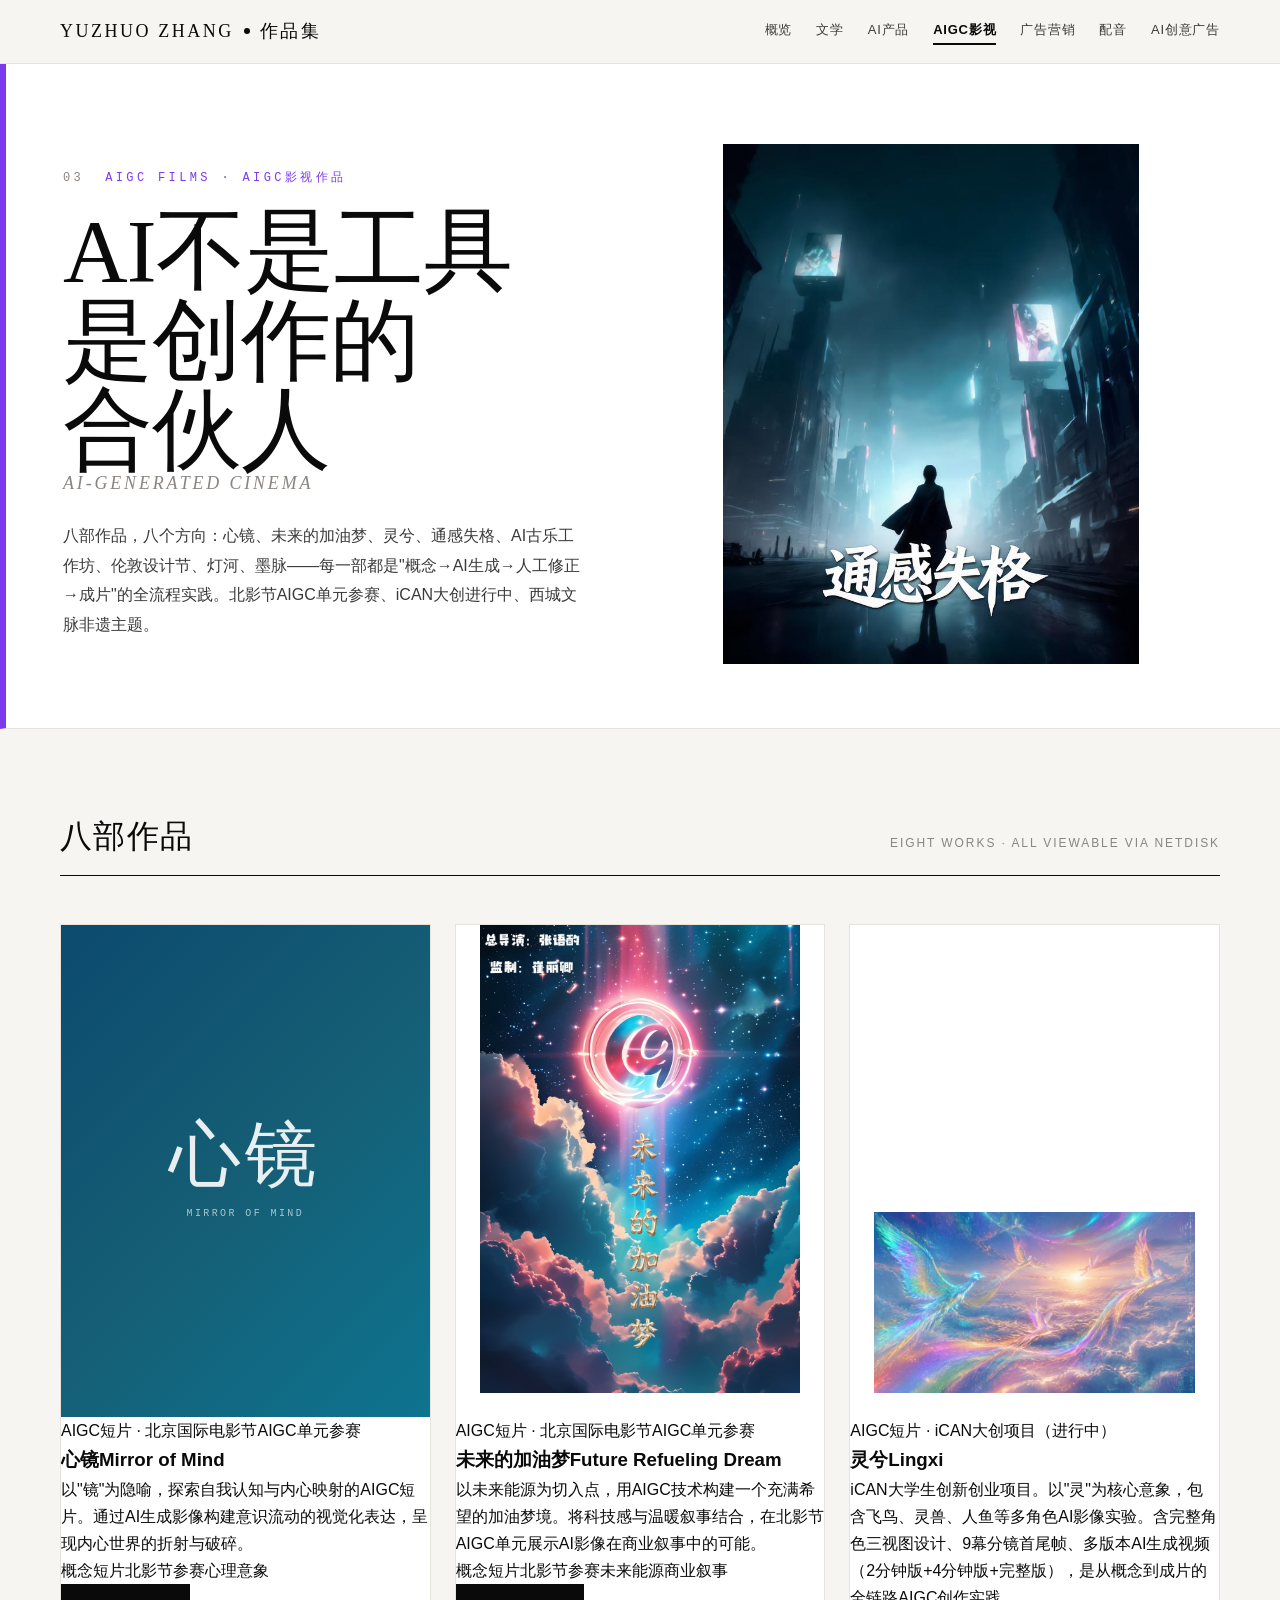
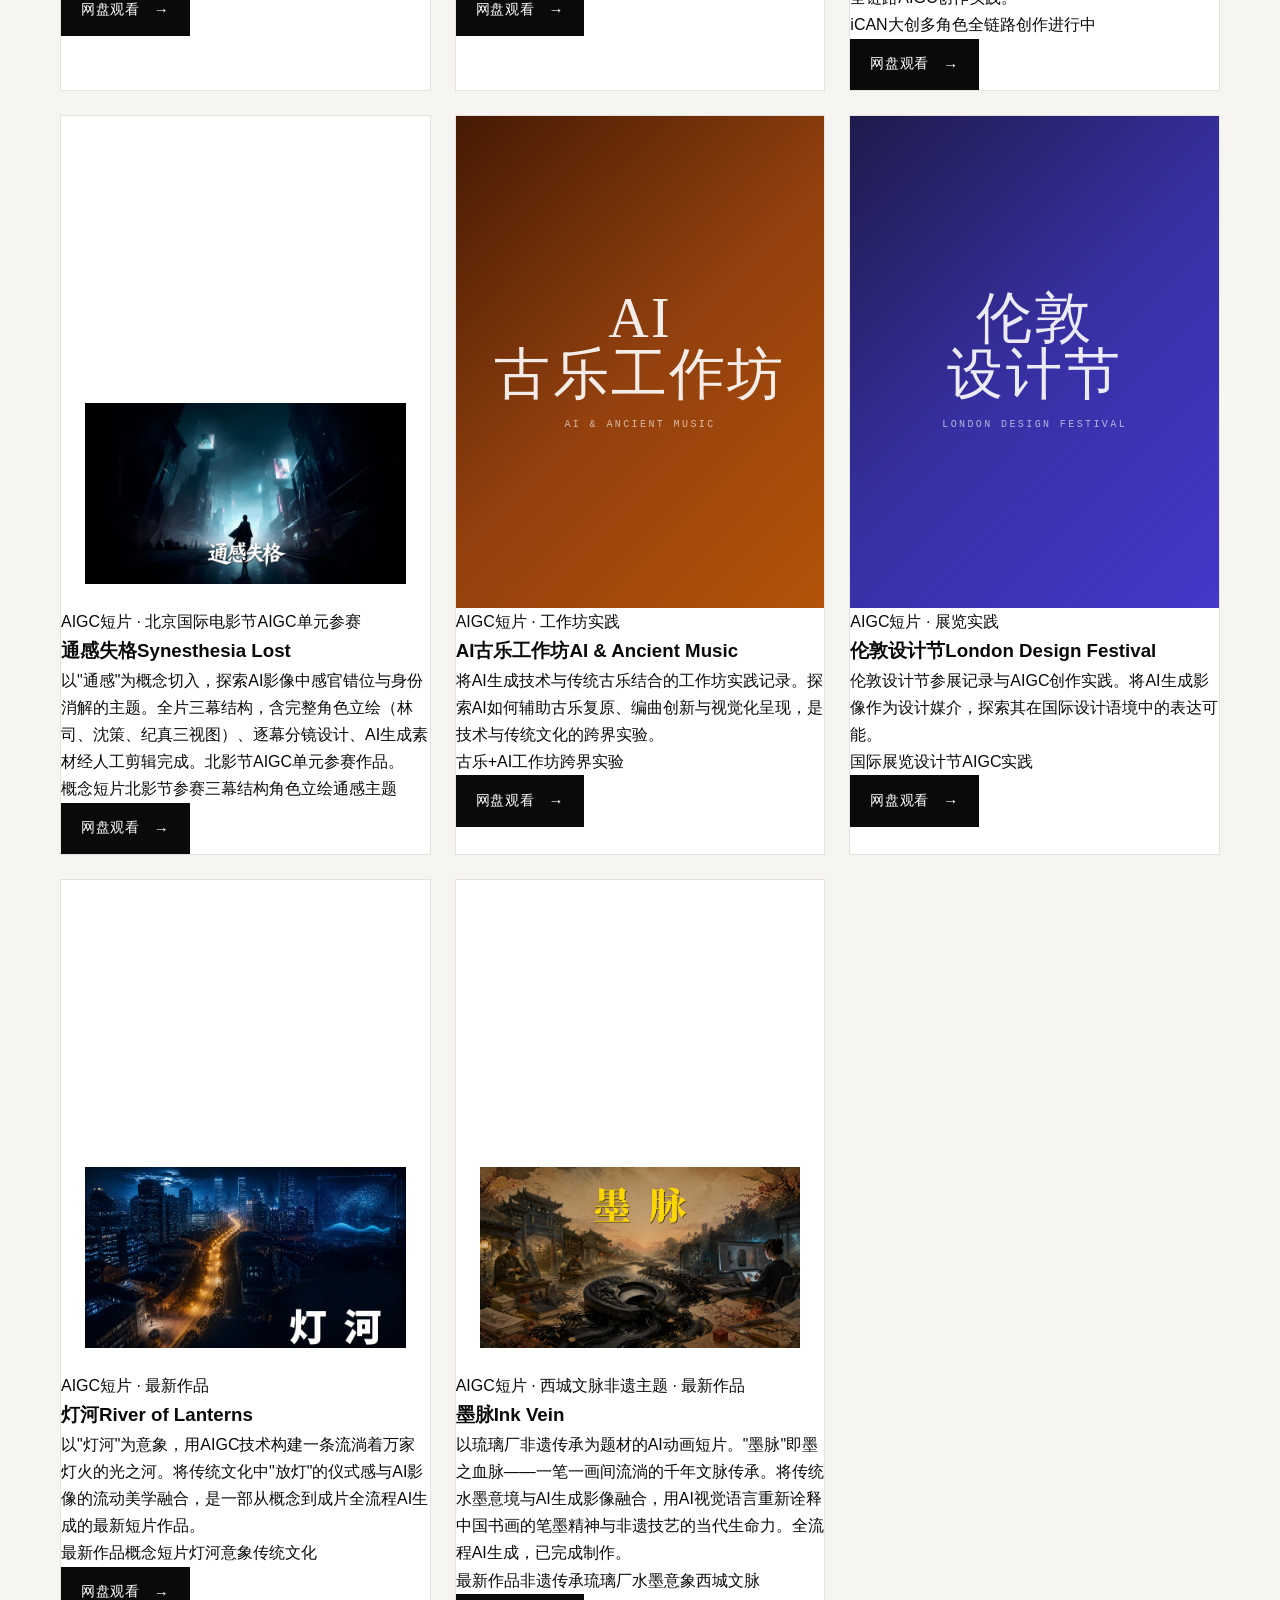
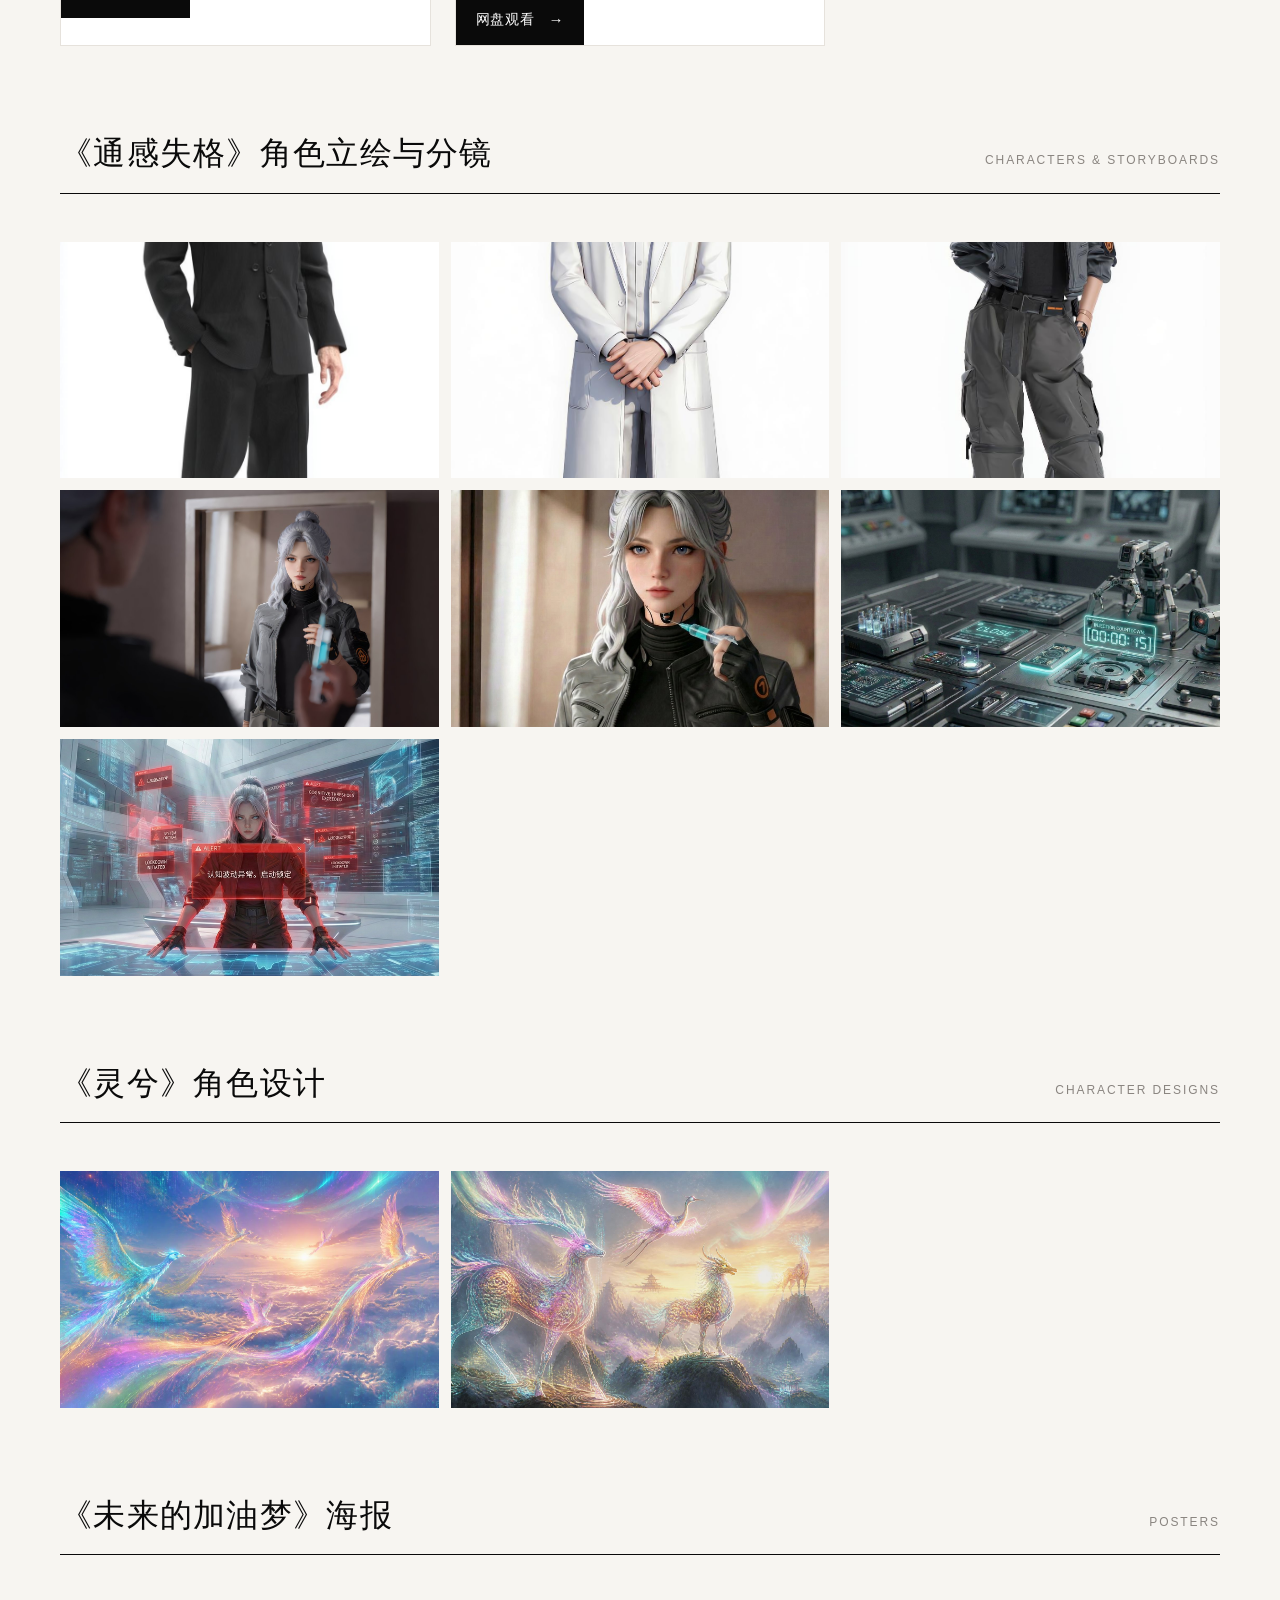
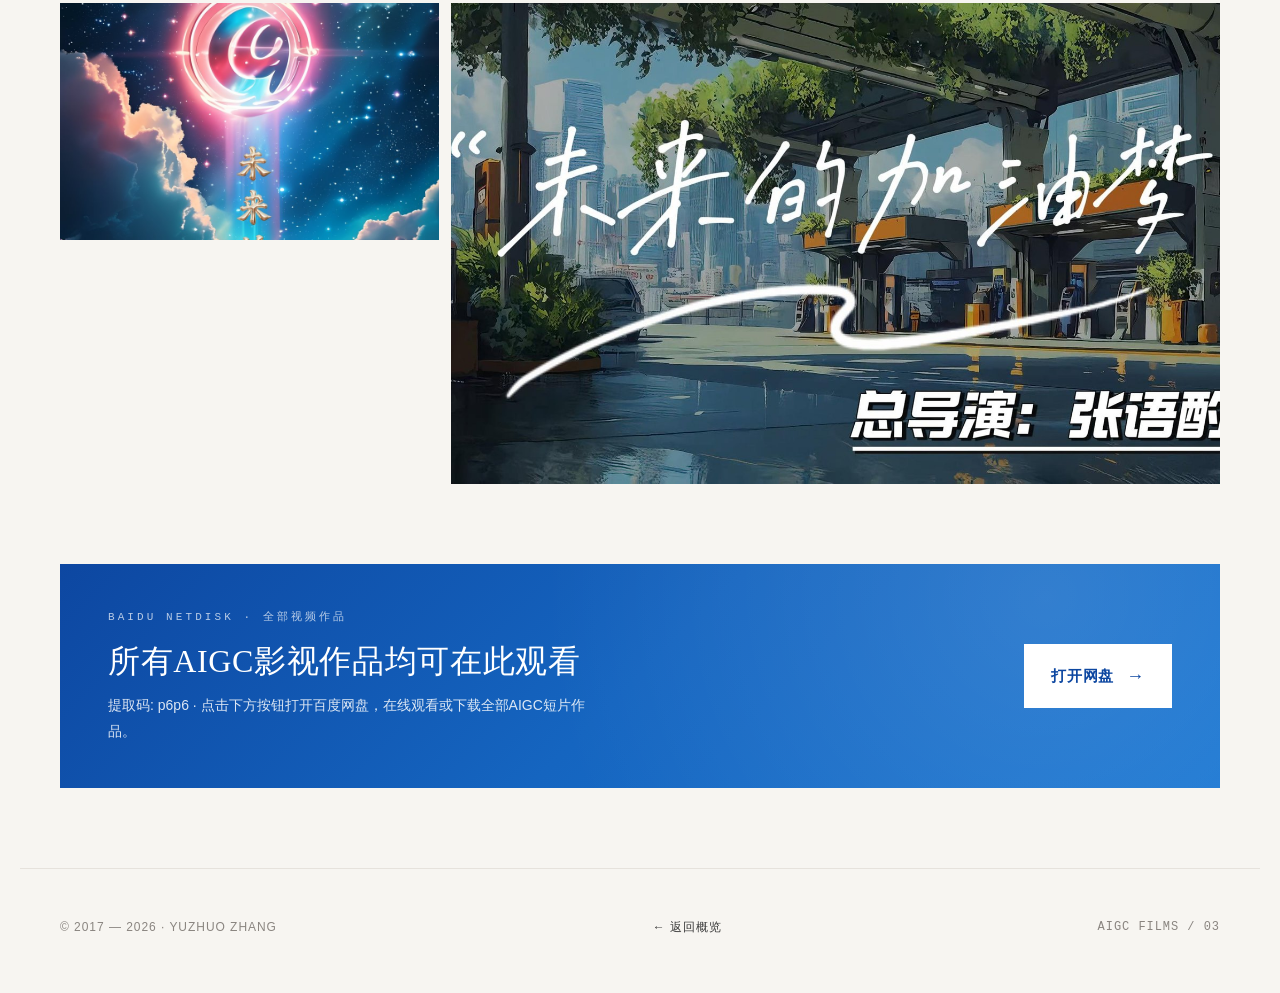
<file: aigc-films.html>
<!DOCTYPE html>
<html lang="zh-CN">
<head>
<meta charset="UTF-8">
<meta name="viewport" content="width=device-width,initial-scale=1.0">
<title>AIGC影视 · 张语酌作品集</title>
<link rel="stylesheet" href="css/style.css">
</head>
<body>

<nav class="top">
  <div class="nav-inner">
    <div class="brand">YUZHUO ZHANG<span class="dot"></span>作品集</div>
    <div class="nav-links">
      <a href="index.html">概览</a>
      <a href="literature.html">文学</a>
      <a href="ai-products.html">AI产品</a>
      <a href="aigc-films.html" class="active">AIGC影视</a>
      <a href="advertising.html">广告营销</a>
      <a href="dubbing.html">配音</a>
      <a href="ai-creative-ads.html">AI创意广告</a>
    </div>
  </div>
</nav>

<header class="hero sub" style="border-left:6px solid var(--c-aigc)">
  <div class="hero-inner">
    <div>
      <div class="hero-cat" style="color:var(--c-aigc)"><span style="color:var(--mute)">03</span> &nbsp;AIGC FILMS · AIGC影视作品</div>
      <h1>AI不是工具<br>是创作的<br>合伙人<span class="en">AI-Generated Cinema</span></h1>
      <p class="sub-text">八部作品，八个方向：心镜、未来的加油梦、灵兮、通感失格、AI古乐工作坊、伦敦设计节、灯河、墨脉——每一部都是"概念&rarr;AI生成&rarr;人工修正&rarr;成片"的全流程实践。北影节AIGC单元参赛、iCAN大创进行中、西城文脉非遗主题。</p>
    </div>
    <div class="hero-visual reveal">
      <img src="images/tongshi_poster.jpg" alt="通感失格">
    </div>
  </div>
</header>

<section>
  <div class="sec-head reveal"><h2>八部作品</h2><span class="label">Eight Works · All Viewable via Netdisk</span></div>

  <div class="films">

    <!-- 01 心镜 -->
    <article class="film reveal">
      <div class="poster" style="background:linear-gradient(135deg,#0c4a6e,#155e75 50%,#0e7490);display:flex;align-items:center;justify-content:center">
        <div style="text-align:center;color:rgba(255,255,255,.9)">
          <div style="font-family:var(--serif);font-size:72px;line-height:1;letter-spacing:.06em">心镜</div>
          <div style="font-family:var(--mono);font-size:10px;letter-spacing:.24em;margin-top:14px;opacity:.7">MIRROR OF MIND</div>
        </div>
      </div>
      <div class="f-info">
        <div class="ctx">AIGC短片 · 北京国际电影节AIGC单元参赛</div>
        <h3>心镜<span class="en">Mirror of Mind</span></h3>
        <p class="desc">以"镜"为隐喻，探索自我认知与内心映射的AIGC短片。通过AI生成影像构建意识流动的视觉化表达，呈现内心世界的折射与破碎。</p>
        <div class="tags"><span class="tag">概念短片</span><span class="tag">北影节参赛</span><span class="tag">心理意象</span></div>
        <a class="btn-watch" href="https://pan.baidu.com/s/15EOF1JKsjCaMnwmV0i0VhA?pwd=p6p6" target="_blank" rel="noopener">
          <span>网盘观看</span><span class="arr">&rarr;</span>
        </a>
      </div>
    </article>

    <!-- 02 未来的加油梦 -->
    <article class="film flip reveal">
      <div class="poster"><img src="images/aigc_dream_v.jpg" alt="未来的加油梦"></div>
      <div class="f-info">
        <div class="ctx">AIGC短片 · 北京国际电影节AIGC单元参赛</div>
        <h3>未来的加油梦<span class="en">Future Refueling Dream</span></h3>
        <p class="desc">以未来能源为切入点，用AIGC技术构建一个充满希望的加油梦境。将科技感与温暖叙事结合，在北影节AIGC单元展示AI影像在商业叙事中的可能。</p>
        <div class="tags"><span class="tag">概念短片</span><span class="tag">北影节参赛</span><span class="tag">未来能源</span><span class="tag">商业叙事</span></div>
        <a class="btn-watch" href="https://pan.baidu.com/s/15EOF1JKsjCaMnwmV0i0VhA?pwd=p6p6" target="_blank" rel="noopener">
          <span>网盘观看</span><span class="arr">&rarr;</span>
        </a>
      </div>
    </article>

    <!-- 03 灵兮 -->
    <article class="film reveal">
      <div class="poster"><img src="images/lingxi_bird.jpg" alt="灵兮"></div>
      <div class="f-info">
        <div class="ctx">AIGC短片 · iCAN大创项目（进行中）</div>
        <h3>灵兮<span class="en">Lingxi</span></h3>
        <p class="desc">iCAN大学生创新创业项目。以"灵"为核心意象，包含飞鸟、灵兽、人鱼等多角色AI影像实验。含完整角色三视图设计、9幕分镜首尾帧、多版本AI生成视频（2分钟版+4分钟版+完整版），是从概念到成片的全链路AIGC创作实践。</p>
        <div class="tags"><span class="tag">iCAN大创</span><span class="tag">多角色</span><span class="tag">全链路创作</span><span class="tag">进行中</span></div>
        <a class="btn-watch" href="https://pan.baidu.com/s/15EOF1JKsjCaMnwmV0i0VhA?pwd=p6p6" target="_blank" rel="noopener">
          <span>网盘观看</span><span class="arr">&rarr;</span>
        </a>
      </div>
    </article>

    <!-- 04 通感失格 -->
    <article class="film flip reveal">
      <div class="poster"><img src="images/tongshi_poster.jpg" alt="通感失格"></div>
      <div class="f-info">
        <div class="ctx">AIGC短片 · 北京国际电影节AIGC单元参赛</div>
        <h3>通感失格<span class="en">Synesthesia Lost</span></h3>
        <p class="desc">以"通感"为概念切入，探索AI影像中感官错位与身份消解的主题。全片三幕结构，含完整角色立绘（林司、沈策、纪真三视图）、逐幕分镜设计、AI生成素材经人工剪辑完成。北影节AIGC单元参赛作品。</p>
        <div class="tags"><span class="tag">概念短片</span><span class="tag">北影节参赛</span><span class="tag">三幕结构</span><span class="tag">角色立绘</span><span class="tag">通感主题</span></div>
        <a class="btn-watch" href="https://pan.baidu.com/s/15EOF1JKsjCaMnwmV0i0VhA?pwd=p6p6" target="_blank" rel="noopener">
          <span>网盘观看</span><span class="arr">&rarr;</span>
        </a>
      </div>
    </article>

    <!-- 05 AI古乐工作坊 -->
    <article class="film reveal">
      <div class="poster" style="background:linear-gradient(135deg,#451a03,#92400e 50%,#b45309);display:flex;align-items:center;justify-content:center">
        <div style="text-align:center;color:rgba(255,255,255,.9)">
          <div style="font-family:var(--serif);font-size:56px;line-height:1;letter-spacing:.04em">AI<br>古乐工作坊</div>
          <div style="font-family:var(--mono);font-size:10px;letter-spacing:.24em;margin-top:14px;opacity:.7">AI &amp; ANCIENT MUSIC</div>
        </div>
      </div>
      <div class="f-info">
        <div class="ctx">AIGC短片 · 工作坊实践</div>
        <h3>AI古乐工作坊<span class="en">AI &amp; Ancient Music</span></h3>
        <p class="desc">将AI生成技术与传统古乐结合的工作坊实践记录。探索AI如何辅助古乐复原、编曲创新与视觉化呈现，是技术与传统文化的跨界实验。</p>
        <div class="tags"><span class="tag">古乐+AI</span><span class="tag">工作坊</span><span class="tag">跨界实验</span></div>
        <a class="btn-watch" href="https://pan.baidu.com/s/15EOF1JKsjCaMnwmV0i0VhA?pwd=p6p6" target="_blank" rel="noopener">
          <span>网盘观看</span><span class="arr">&rarr;</span>
        </a>
      </div>
    </article>

    <!-- 06 伦敦设计节 -->
    <article class="film flip reveal">
      <div class="poster" style="background:linear-gradient(135deg,#1e1b4b,#3730a3 50%,#4338ca);display:flex;align-items:center;justify-content:center">
        <div style="text-align:center;color:rgba(255,255,255,.9)">
          <div style="font-family:var(--serif);font-size:56px;line-height:1;letter-spacing:.04em">伦敦<br>设计节</div>
          <div style="font-family:var(--mono);font-size:10px;letter-spacing:.24em;margin-top:14px;opacity:.7">LONDON DESIGN FESTIVAL</div>
        </div>
      </div>
      <div class="f-info">
        <div class="ctx">AIGC短片 · 展览实践</div>
        <h3>伦敦设计节<span class="en">London Design Festival</span></h3>
        <p class="desc">伦敦设计节参展记录与AIGC创作实践。将AI生成影像作为设计媒介，探索其在国际设计语境中的表达可能。</p>
        <div class="tags"><span class="tag">国际展览</span><span class="tag">设计节</span><span class="tag">AIGC实践</span></div>
        <a class="btn-watch" href="https://pan.baidu.com/s/15EOF1JKsjCaMnwmV0i0VhA?pwd=p6p6" target="_blank" rel="noopener">
          <span>网盘观看</span><span class="arr">&rarr;</span>
        </a>
      </div>
    </article>

    <!-- 07 灯河 -->
    <article class="film reveal">
      <div class="poster"><img src="images/denghe_cover.jpg" alt="灯河"></div>
      <div class="f-info">
        <div class="ctx">AIGC短片 · 最新作品</div>
        <h3>灯河<span class="en">River of Lanterns</span></h3>
        <p class="desc">以"灯河"为意象，用AIGC技术构建一条流淌着万家灯火的光之河。将传统文化中"放灯"的仪式感与AI影像的流动美学融合，是一部从概念到成片全流程AI生成的最新短片作品。</p>
        <div class="tags"><span class="tag">最新作品</span><span class="tag">概念短片</span><span class="tag">灯河意象</span><span class="tag">传统文化</span></div>
        <a class="btn-watch" href="https://pan.baidu.com/s/15EOF1JKsjCaMnwmV0i0VhA?pwd=p6p6" target="_blank" rel="noopener">
          <span>网盘观看</span><span class="arr">&rarr;</span>
        </a>
      </div>
    </article>

    <!-- 08 墨脉 -->
    <article class="film flip reveal">
      <div class="poster"><img src="images/momai_cover.jpg" alt="墨脉"></div>
      <div class="f-info">
        <div class="ctx">AIGC短片 · 西城文脉非遗主题 · 最新作品</div>
        <h3>墨脉<span class="en">Ink Vein</span></h3>
        <p class="desc">以琉璃厂非遗传承为题材的AI动画短片。"墨脉"即墨之血脉——一笔一画间流淌的千年文脉传承。将传统水墨意境与AI生成影像融合，用AI视觉语言重新诠释中国书画的笔墨精神与非遗技艺的当代生命力。全流程AI生成，已完成制作。</p>
        <div class="tags"><span class="tag">最新作品</span><span class="tag">非遗传承</span><span class="tag">琉璃厂</span><span class="tag">水墨意象</span><span class="tag">西城文脉</span></div>
        <a class="btn-watch" href="https://pan.baidu.com/s/15EOF1JKsjCaMnwmV0i0VhA?pwd=p6p6" target="_blank" rel="noopener">
          <span>网盘观看</span><span class="arr">&rarr;</span>
        </a>
      </div>
    </article>

  </div>
</section>

<!-- 通感失格 角色与分镜 -->
<section style="padding-top:0">
  <div class="sec-head reveal"><h2>《通感失格》角色立绘与分镜</h2><span class="label">Characters &amp; Storyboards</span></div>
  <div class="gallery reveal">
    <div class="g"><img src="images/tongshi_lin.jpg" alt="林司 立绘"><span class="cap">角色 · 林司</span></div>
    <div class="g"><img src="images/tongshi_shence.jpg" alt="沈策 立绘"><span class="cap">角色 · 沈策</span></div>
    <div class="g"><img src="images/tongshi_jizhen.jpg" alt="纪真 立绘"><span class="cap">角色 · 纪真</span></div>
    <div class="g"><img src="images/tongshi_act1_1.jpg" alt="第一幕分镜"><span class="cap">第一幕 · 分镜</span></div>
    <div class="g"><img src="images/tongshi_act1_3.jpg" alt="第一幕分镜"><span class="cap">第一幕 · 分镜</span></div>
    <div class="g"><img src="images/tongshi_act2_2.jpg" alt="第二幕分镜"><span class="cap">第二幕 · 分镜</span></div>
    <div class="g"><img src="images/tongshi_act3_2.jpg" alt="第三幕分镜"><span class="cap">第三幕 · 分镜</span></div>
  </div>
</section>

<!-- 灵兮 角色设计 -->
<section style="padding-top:0">
  <div class="sec-head reveal"><h2>《灵兮》角色设计</h2><span class="label">Character Designs</span></div>
  <div class="gallery reveal">
    <div class="g"><img src="images/lingxi_bird.jpg" alt="灵兮·飞鸟"><span class="cap">飞鸟 · 多彩形态</span></div>
    <div class="g"><img src="images/lingxi_beast.jpg" alt="灵兮·灵兽"><span class="cap">灵兽 · 多彩形态</span></div>
  </div>
</section>

<!-- 未来的加油梦 海报 -->
<section style="padding-top:0">
  <div class="sec-head reveal"><h2>《未来的加油梦》海报</h2><span class="label">Posters</span></div>
  <div class="gallery reveal">
    <div class="g"><img src="images/aigc_dream_v.jpg" alt="竖屏海报"><span class="cap">竖屏海报</span></div>
    <div class="g wide"><img src="images/aigc_dream_h.jpg" alt="横屏海报"><span class="cap">横屏海报</span></div>
  </div>
</section>

<section style="padding-top:0">
  <div class="netdisk-card reveal">
    <div class="nd-info">
      <div class="nd-eyebrow">BAIDU NETDISK · 全部视频作品</div>
      <h3>所有AIGC影视作品均可在此观看</h3>
      <p>提取码: p6p6 · 点击下方按钮打开百度网盘，在线观看或下载全部AIGC短片作品。</p>
    </div>
    <div class="nd-actions">
      <a class="btn-netdisk" href="https://pan.baidu.com/s/15EOF1JKsjCaMnwmV0i0VhA?pwd=p6p6" target="_blank" rel="noopener">
        <span>打开网盘</span><span class="arr">&rarr;</span>
      </a>
    </div>
  </div>
</section>

<footer>
  <div>&copy; 2017 — 2026 · YUZHUO ZHANG</div>
  <a class="back" href="index.html">&larr; 返回概览</a>
  <div class="r">AIGC FILMS / 03</div>
</footer>

<script src="js/main.js"></script>
</body>
</html>
</file>
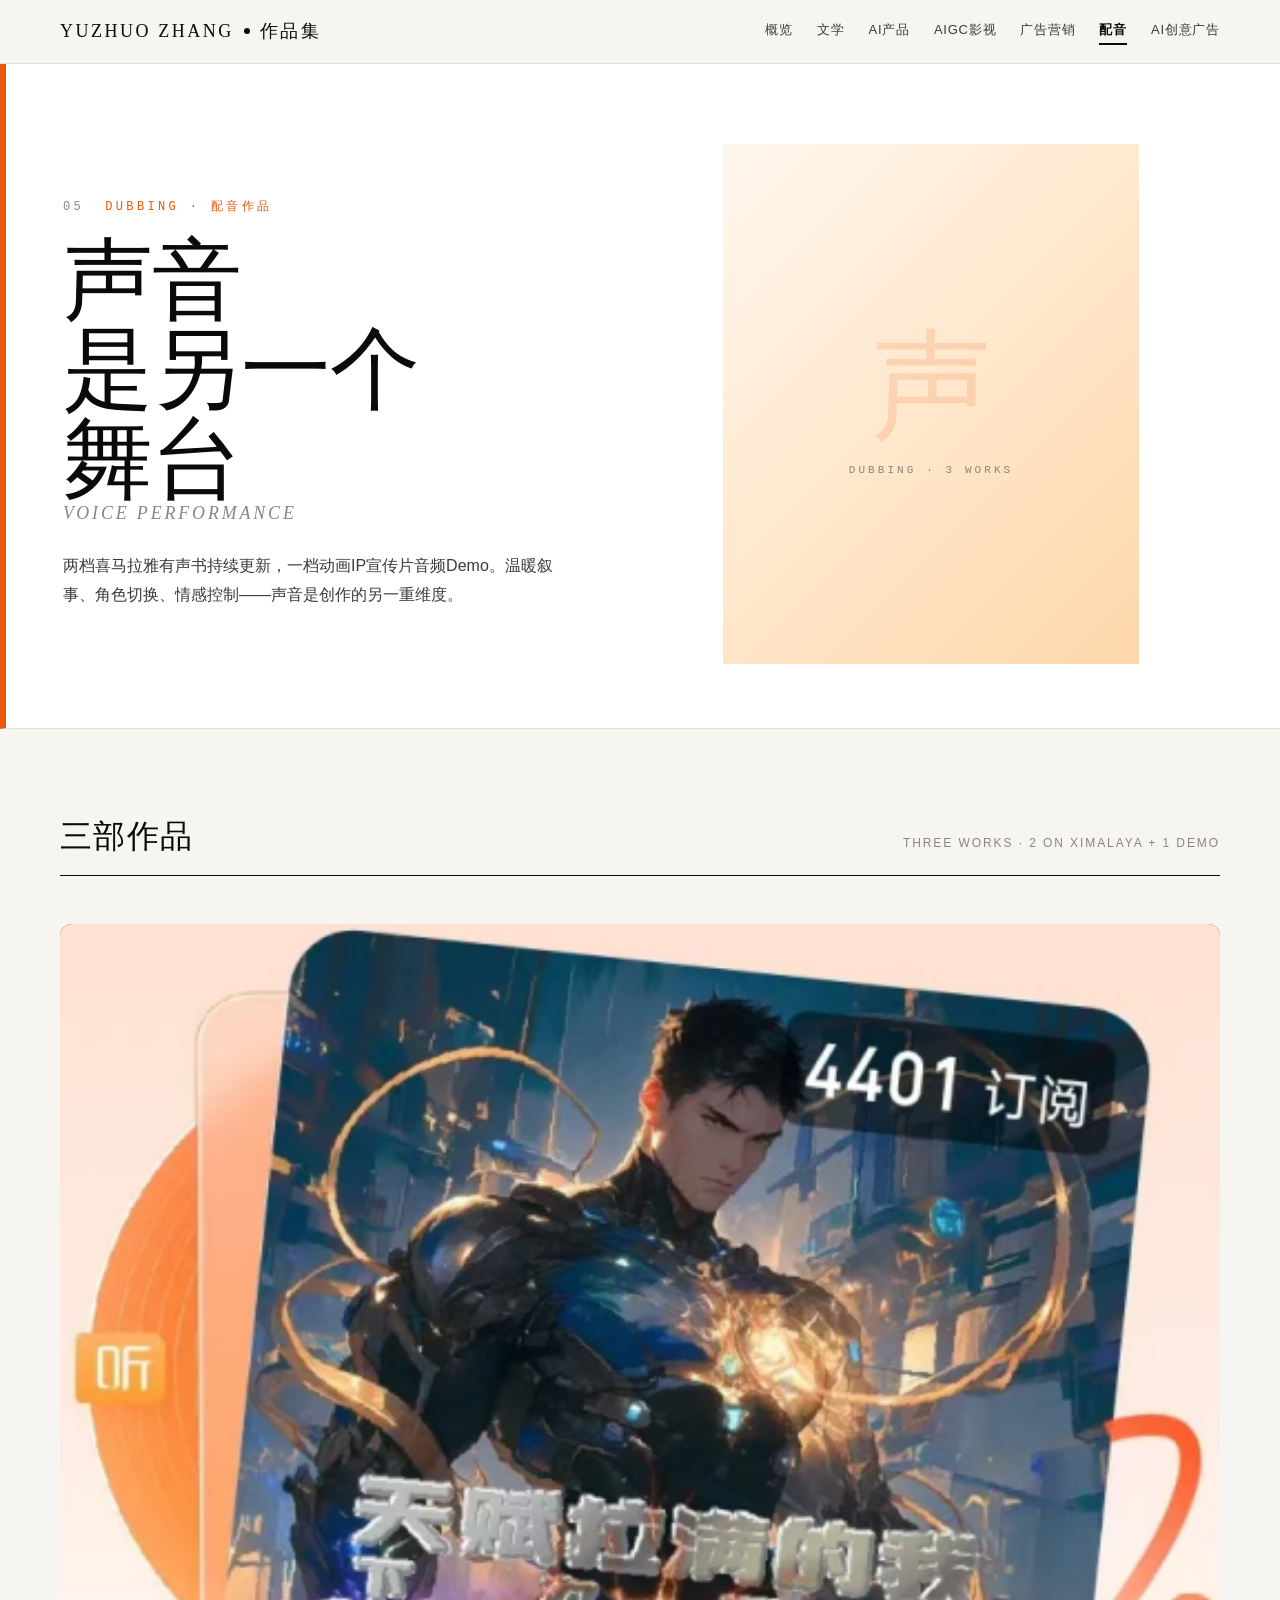
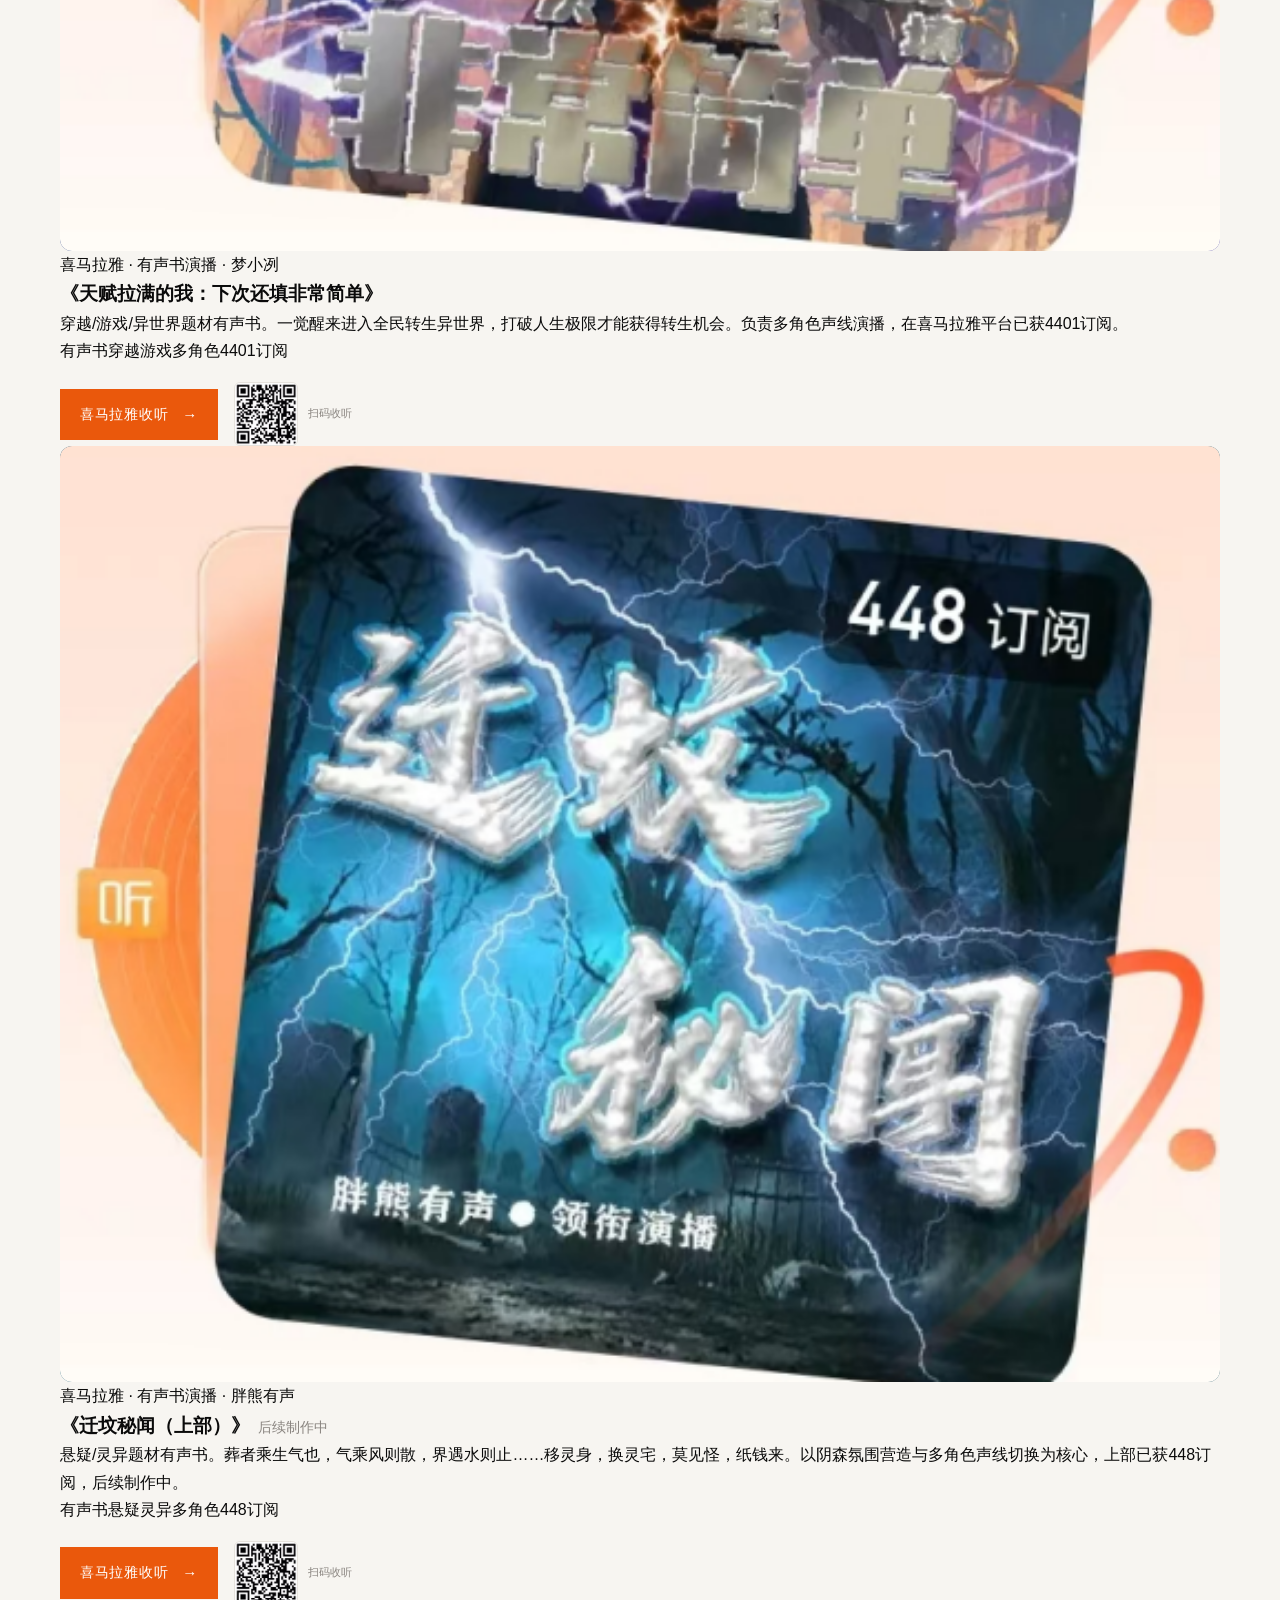
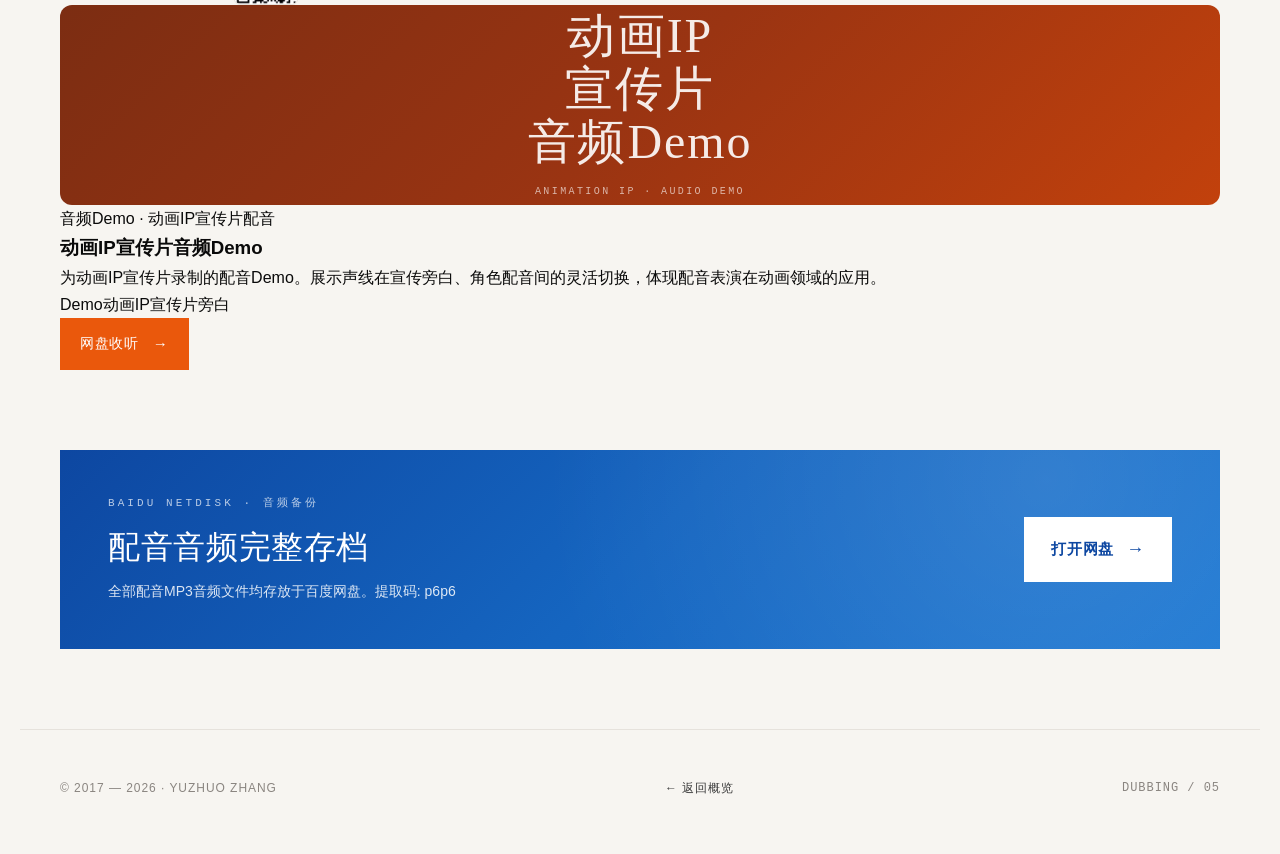
<file: dubbing.html>
<!DOCTYPE html>
<html lang="zh-CN">
<head>
<meta charset="UTF-8">
<meta name="viewport" content="width=device-width,initial-scale=1.0">
<title>配音作品 · 张语酌作品集</title>
<link rel="stylesheet" href="css/style.css">
</head>
<body>

<nav class="top">
  <div class="nav-inner">
    <div class="brand">YUZHUO ZHANG<span class="dot"></span>作品集</div>
    <div class="nav-links">
      <a href="index.html">概览</a>
      <a href="literature.html">文学</a>
      <a href="ai-products.html">AI产品</a>
      <a href="aigc-films.html">AIGC影视</a>
      <a href="advertising.html">广告营销</a>
      <a href="dubbing.html" class="active">配音</a>
      <a href="ai-creative-ads.html">AI创意广告</a>
    </div>
  </div>
</nav>

<header class="hero sub" style="border-left:6px solid var(--c-dub)">
  <div class="hero-inner">
    <div>
      <div class="hero-cat" style="color:var(--c-dub)"><span style="color:var(--mute)">05</span> &nbsp;DUBBING · 配音作品</div>
      <h1>声音<br>是另一个<br>舞台<span class="en">Voice Performance</span></h1>
      <p class="sub-text">两档喜马拉雅有声书持续更新，一档动画IP宣传片音频Demo。温暖叙事、角色切换、情感控制——声音是创作的另一重维度。</p>
    </div>
    <div class="hero-visual reveal" style="background:linear-gradient(135deg,#fff7ed,#fed7aa);display:flex;align-items:center;justify-content:center">
      <div style="text-align:center">
        <div style="font-family:var(--serif);font-size:120px;line-height:1;color:rgba(234,88,12,.15);font-weight:400">声</div>
        <div style="font-family:var(--mono);font-size:11px;letter-spacing:.28em;color:var(--mute);margin-top:14px">DUBBING · 3 WORKS</div>
      </div>
    </div>
  </div>
</header>

<section>
  <div class="sec-head reveal"><h2>三部作品</h2><span class="label">Three Works · 2 on Ximalaya + 1 Demo</span></div>

  <div class="audio-list">

    <!-- 01 天赋拉满的我：下次还填非常简单 -->
    <article class="audio-card reveal">
      <div class="ac-left" style="background:linear-gradient(135deg,#0f172a,#1e3a8a 50%,#3730a3);border-radius:12px;display:flex;align-items:center;justify-content:center;min-height:200px">
        <img src="images/dubbing_tianfu_cover.jpg" alt="天赋拉满的我：下次还填非常简单" style="width:100%;height:100%;object-fit:cover;border-radius:12px">
      </div>
      <div class="ac-info">
        <div class="ctx">喜马拉雅 · 有声书演播 · 梦小冽</div>
        <h3>《天赋拉满的我：下次还填非常简单》</h3>
        <p class="desc">穿越/游戏/异世界题材有声书。一觉醒来进入全民转生异世界，打破人生极限才能获得转生机会。负责多角色声线演播，在喜马拉雅平台已获4401订阅。</p>
        <div class="tags"><span class="tag">有声书</span><span class="tag">穿越</span><span class="tag">游戏</span><span class="tag">多角色</span><span class="tag">4401订阅</span></div>
        <div style="display:flex;gap:16px;align-items:center;flex-wrap:wrap;margin-top:18px">
          <a class="btn-watch" style="background:var(--c-dub)" href="https://xima.tv/1_HMf5Uy" target="_blank" rel="noopener">
            <span>喜马拉雅收听</span><span class="arr">&rarr;</span>
          </a>
          <div style="display:flex;align-items:center;gap:10px">
            <img src="images/qr_tianfu.png" alt="扫码收听" style="width:64px;height:64px;border:1px solid var(--line);border-radius:6px">
            <span style="font-family:var(--mono);font-size:11px;color:var(--mute)">扫码收听</span>
          </div>
        </div>
      </div>
    </article>

    <!-- 02 迁坟秘闻（上部） -->
    <article class="audio-card reveal">
      <div class="ac-left" style="background:linear-gradient(135deg,#0c4a6e,#155e75 50%,#164e63);border-radius:12px;display:flex;align-items:center;justify-content:center;min-height:200px">
        <img src="images/dubbing_qianfen_cover.jpg" alt="迁坟秘闻" style="width:100%;height:100%;object-fit:cover;border-radius:12px">
      </div>
      <div class="ac-info">
        <div class="ctx">喜马拉雅 · 有声书演播 · 胖熊有声</div>
        <h3>《迁坟秘闻（上部）》<span style="font-size:14px;font-weight:400;color:var(--mute);margin-left:8px">后续制作中</span></h3>
        <p class="desc">悬疑/灵异题材有声书。葬者乘生气也，气乘风则散，界遇水则止……移灵身，换灵宅，莫见怪，纸钱来。以阴森氛围营造与多角色声线切换为核心，上部已获448订阅，后续制作中。</p>
        <div class="tags"><span class="tag">有声书</span><span class="tag">悬疑</span><span class="tag">灵异</span><span class="tag">多角色</span><span class="tag">448订阅</span></div>
        <div style="display:flex;gap:16px;align-items:center;flex-wrap:wrap;margin-top:18px">
          <a class="btn-watch" style="background:var(--c-dub)" href="https://xima.tv/1_82see2" target="_blank" rel="noopener">
            <span>喜马拉雅收听</span><span class="arr">&rarr;</span>
          </a>
          <div style="display:flex;align-items:center;gap:10px">
            <img src="images/qr_qianfen.png" alt="扫码收听" style="width:64px;height:64px;border:1px solid var(--line);border-radius:6px">
            <span style="font-family:var(--mono);font-size:11px;color:var(--mute)">扫码收听</span>
          </div>
        </div>
      </div>
    </article>

    <!-- 03 动画IP宣传片音频Demo -->
    <article class="audio-card reveal">
      <div class="ac-left" style="background:linear-gradient(135deg,#7c2d12,#9a3412 50%,#c2410c);border-radius:12px;display:flex;align-items:center;justify-content:center;min-height:200px">
        <div style="text-align:center;color:rgba(255,255,255,.9)">
          <div style="font-family:var(--serif);font-size:48px;line-height:1.1;letter-spacing:.04em">动画IP<br>宣传片<br>音频Demo</div>
          <div style="font-family:var(--mono);font-size:10px;letter-spacing:.24em;margin-top:14px;opacity:.7">ANIMATION IP · AUDIO DEMO</div>
        </div>
      </div>
      <div class="ac-info">
        <div class="ctx">音频Demo · 动画IP宣传片配音</div>
        <h3>动画IP宣传片音频Demo</h3>
        <p class="desc">为动画IP宣传片录制的配音Demo。展示声线在宣传旁白、角色配音间的灵活切换，体现配音表演在动画领域的应用。</p>
        <div class="tags"><span class="tag">Demo</span><span class="tag">动画IP</span><span class="tag">宣传片</span><span class="tag">旁白</span></div>
        <a class="btn-watch" style="background:var(--c-dub)" href="https://pan.baidu.com/s/15EOF1JKsjCaMnwmV0i0VhA?pwd=p6p6" target="_blank" rel="noopener">
          <span>网盘收听</span><span class="arr">&rarr;</span>
        </a>
      </div>
    </article>

  </div>
</section>

<section style="padding-top:0">
  <div class="netdisk-card reveal">
    <div class="nd-info">
      <div class="nd-eyebrow">BAIDU NETDISK · 音频备份</div>
      <h3>配音音频完整存档</h3>
      <p>全部配音MP3音频文件均存放于百度网盘。提取码: p6p6</p>
    </div>
    <div class="nd-actions">
      <a class="btn-netdisk" href="https://pan.baidu.com/s/15EOF1JKsjCaMnwmV0i0VhA?pwd=p6p6" target="_blank" rel="noopener">
        <span>打开网盘</span><span class="arr">&rarr;</span>
      </a>
    </div>
  </div>
</section>

<footer>
  <div>&copy; 2017 — 2026 · YUZHUO ZHANG</div>
  <a class="back" href="index.html">&larr; 返回概览</a>
  <div class="r">DUBBING / 05</div>
</footer>

<script src="js/main.js"></script>
</body>
</html>
</file>
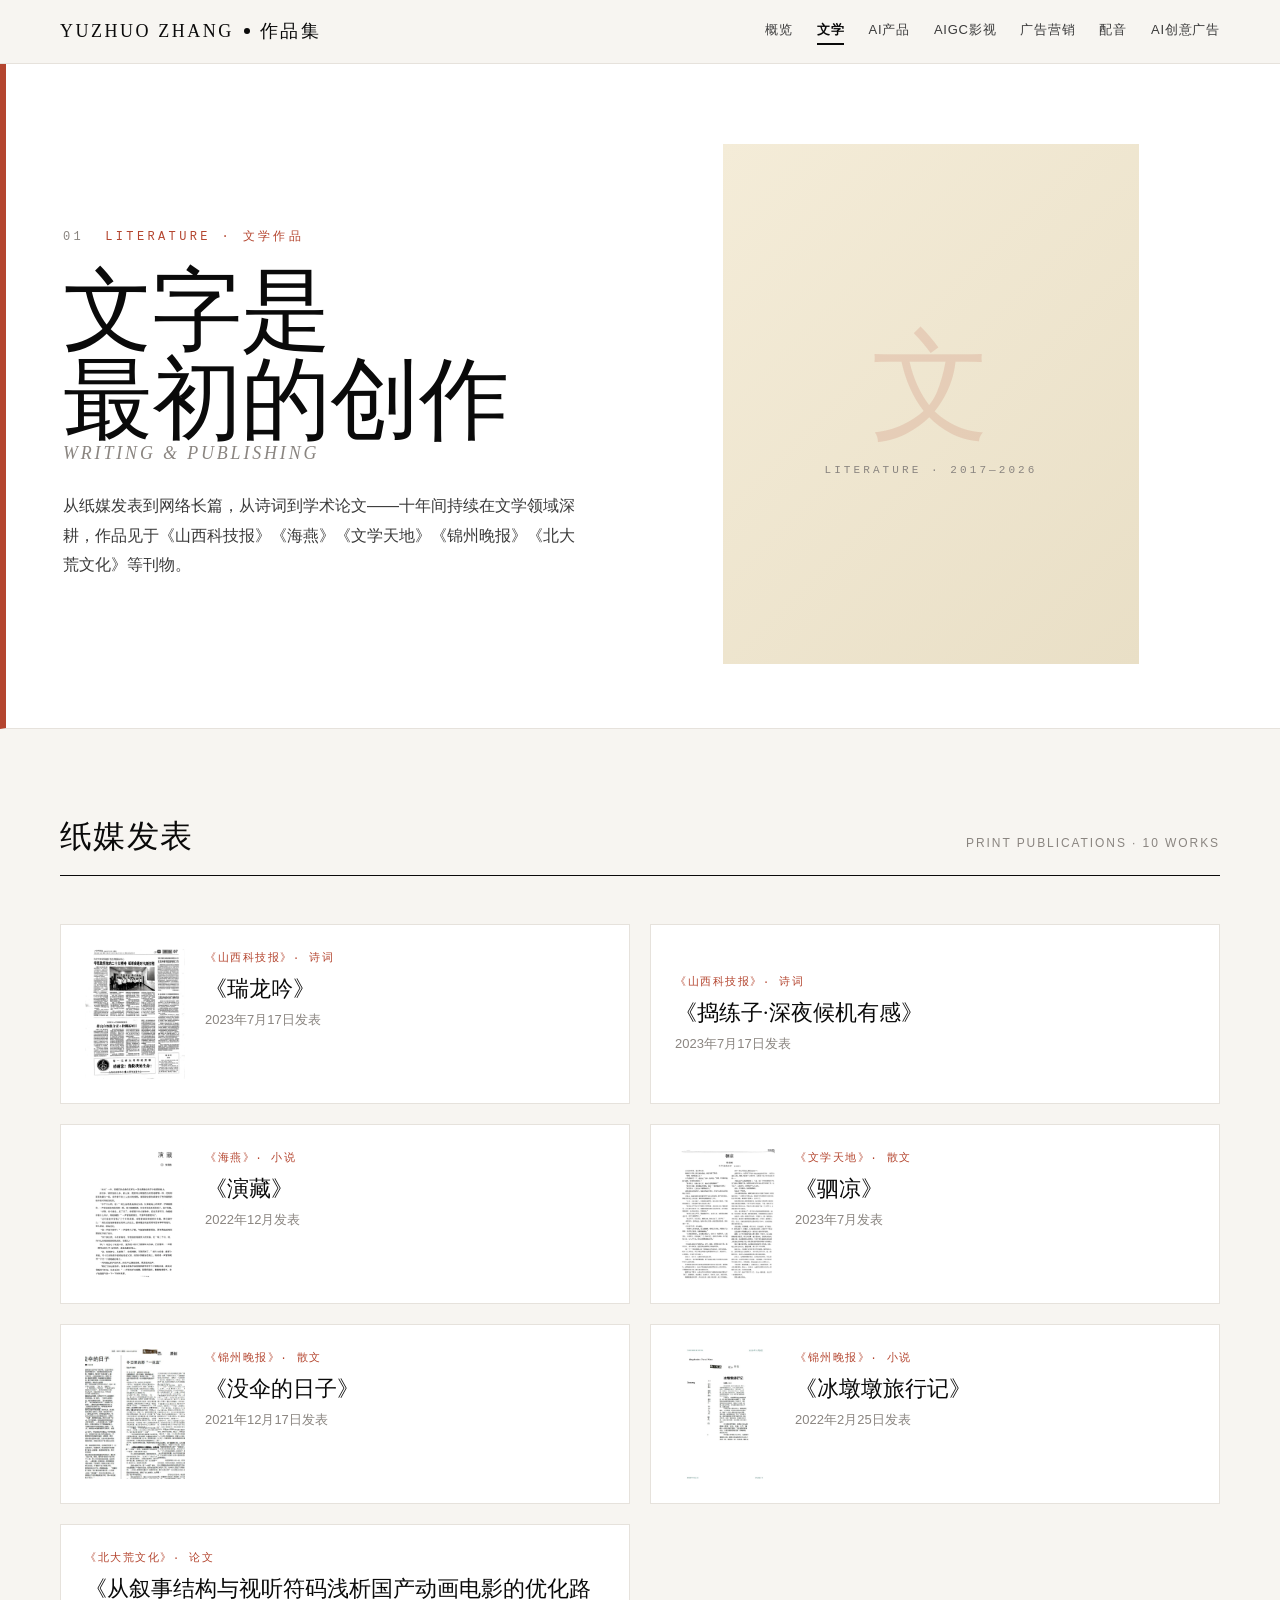
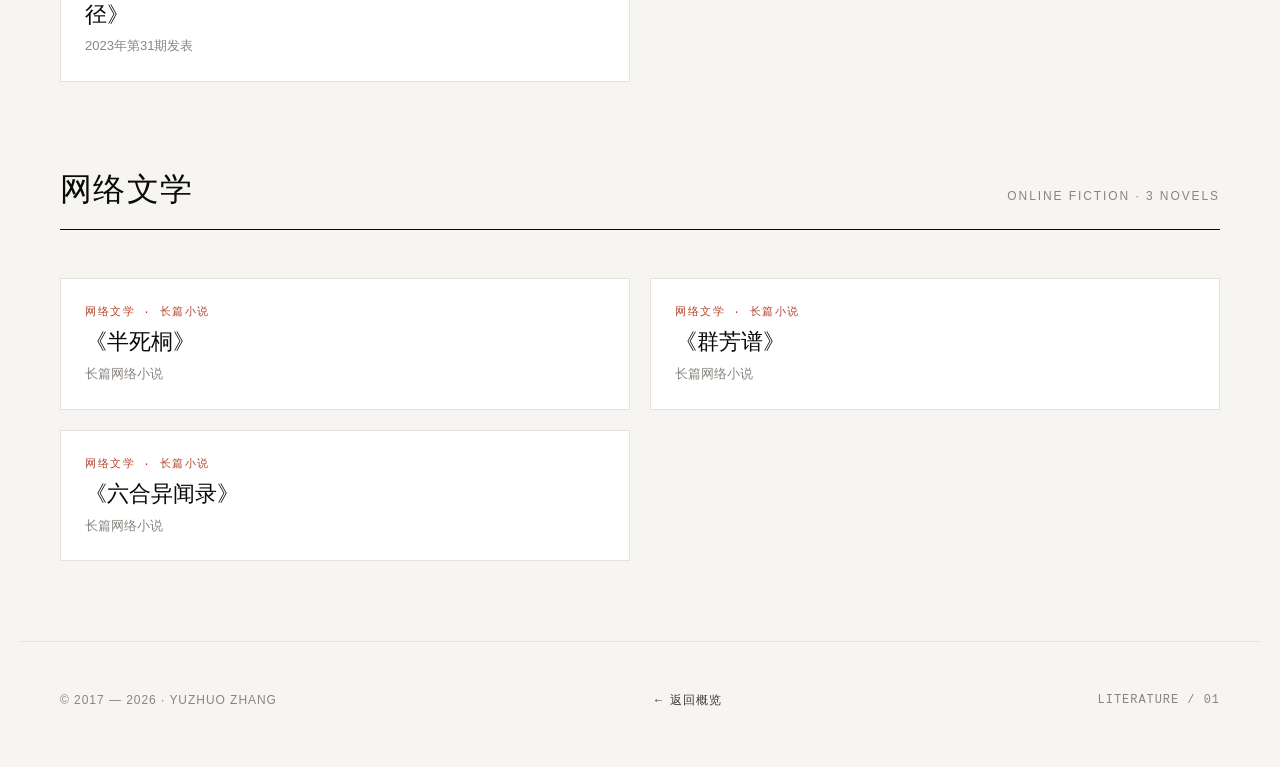
<file: literature.html>
<!DOCTYPE html>
<html lang="zh-CN">
<head>
<meta charset="UTF-8">
<meta name="viewport" content="width=device-width,initial-scale=1.0">
<title>文学作品 · 张语酌作品集</title>
<link rel="stylesheet" href="css/style.css">
</head>
<body>

<nav class="top">
  <div class="nav-inner">
    <div class="brand">YUZHUO ZHANG<span class="dot"></span>作品集</div>
    <div class="nav-links">
      <a href="index.html">概览</a>
      <a href="literature.html" class="active">文学</a>
      <a href="ai-products.html">AI产品</a>
      <a href="aigc-films.html">AIGC影视</a>
      <a href="advertising.html">广告营销</a>
      <a href="dubbing.html">配音</a>
      <a href="ai-creative-ads.html">AI创意广告</a>
    </div>
  </div>
</nav>

<header class="hero sub" style="border-left:6px solid var(--c-lit)">
  <div class="hero-inner">
    <div>
      <div class="hero-cat" style="color:var(--c-lit)"><span style="color:var(--mute)">01</span> &nbsp;LITERATURE · 文学作品</div>
      <h1>文字是<br>最初的创作<span class="en">Writing & Publishing</span></h1>
      <p class="sub-text">从纸媒发表到网络长篇，从诗词到学术论文——十年间持续在文学领域深耕，作品见于《山西科技报》《海燕》《文学天地》《锦州晚报》《北大荒文化》等刊物。</p>
    </div>
    <div class="hero-visual reveal" style="background:linear-gradient(135deg,#f4ecd8,#e9dfc6);display:flex;align-items:center;justify-content:center">
      <div style="text-align:center">
        <div style="font-family:var(--serif);font-size:120px;line-height:1;color:rgba(180,69,47,.15);font-weight:400">文</div>
        <div style="font-family:var(--mono);font-size:11px;letter-spacing:.28em;color:var(--mute);margin-top:14px;text-transform:uppercase">LITERATURE · 2017—2026</div>
      </div>
    </div>
  </div>
</header>

<section>
  <div class="sec-head reveal"><h2>纸媒发表</h2><span class="label">Print Publications · 10 Works</span></div>

  <div class="lit-list">
    <div class="lit-item reveal">
      <img class="lit-img" src="images/literature_ruilangyin.jpg" alt="瑞龙吟">
      <div class="lit-info">
        <div class="pub">《山西科技报》· 诗词</div>
        <h3>《瑞龙吟》</h3>
        <div class="meta">2023年7月17日发表</div>
      </div>
    </div>
    <div class="lit-item text-only reveal">
      <div class="lit-info">
        <div class="pub">《山西科技报》· 诗词</div>
        <h3>《捣练子·深夜候机有感》</h3>
        <div class="meta">2023年7月17日发表</div>
      </div>
    </div>
    <div class="lit-item reveal">
      <img class="lit-img" src="images/literature_diancang.jpg" alt="演藏">
      <div class="lit-info">
        <div class="pub">《海燕》· 小说</div>
        <h3>《演藏》</h3>
        <div class="meta">2022年12月发表</div>
      </div>
    </div>
    <div class="lit-item reveal">
      <img class="lit-img" src="images/literature_siliang.jpg" alt="驷凉">
      <div class="lit-info">
        <div class="pub">《文学天地》· 散文</div>
        <h3>《驷凉》</h3>
        <div class="meta">2023年7月发表</div>
      </div>
    </div>
    <div class="lit-item reveal">
      <img class="lit-img" src="images/literature_umbrella.jpg" alt="没伞的日子">
      <div class="lit-info">
        <div class="pub">《锦州晚报》· 散文</div>
        <h3>《没伞的日子》</h3>
        <div class="meta">2021年12月17日发表</div>
      </div>
    </div>
    <div class="lit-item reveal">
      <img class="lit-img" src="images/literature-bingdundun.jpg" alt="冰墩墩旅行记">
      <div class="lit-info">
        <div class="pub">《锦州晚报》· 小说</div>
        <h3>《冰墩墩旅行记》</h3>
        <div class="meta">2022年2月25日发表</div>
      </div>
    </div>
    <div class="lit-item text-only reveal">
      <div class="lit-info">
        <div class="pub">《北大荒文化》· 论文</div>
        <h3>《从叙事结构与视听符码浅析国产动画电影的优化路径》</h3>
        <div class="meta">2023年第31期发表</div>
      </div>
    </div>
  </div>
</section>

<section style="padding-top:0">
  <div class="sec-head reveal"><h2>网络文学</h2><span class="label">Online Fiction · 3 Novels</span></div>
  <div class="lit-list">
    <div class="lit-item text-only reveal">
      <div class="lit-info">
        <div class="pub">网络文学 · 长篇小说</div>
        <h3>《半死桐》</h3>
        <div class="meta">长篇网络小说</div>
      </div>
    </div>
    <div class="lit-item text-only reveal">
      <div class="lit-info">
        <div class="pub">网络文学 · 长篇小说</div>
        <h3>《群芳谱》</h3>
        <div class="meta">长篇网络小说</div>
      </div>
    </div>
    <div class="lit-item text-only reveal">
      <div class="lit-info">
        <div class="pub">网络文学 · 长篇小说</div>
        <h3>《六合异闻录》</h3>
        <div class="meta">长篇网络小说</div>
      </div>
    </div>
  </div>
</section>

<footer>
  <div>&copy; 2017 — 2026 · YUZHUO ZHANG</div>
  <a class="back" href="index.html">&larr; 返回概览</a>
  <div class="r">LITERATURE / 01</div>
</footer>

<script src="js/main.js"></script>
</body>
</html>
</file>
<file: css/style.css>
:root{
  --ink:#0a0a0a;--ink-soft:#3a3a3a;--mute:#8a8580;--line:#e6e2dc;--bg:#f7f5f1;--paper:#ffffff;
  --serif:"Songti SC","STSongti-SC-Regular","Songti TC","Noto Serif CJK SC",Georgia,"Times New Roman",serif;
  --sans:-apple-system,BlinkMacSystemFont,"PingFang SC","Helvetica Neue","Microsoft YaHei",sans-serif;
  --mono:"SF Mono",ui-monospace,Menlo,Consolas,monospace;
  --c-lit:#b4452f;--c-ai:#1d4ed8;--c-aigc:#7c3aed;--c-ad:#dc2626;--c-dub:#ea580c;--c-other:#0f766e;
  --netdisk:#1565c0;
}
*{margin:0;padding:0;box-sizing:border-box}
html{scroll-behavior:smooth}
body{font-family:var(--sans);background:var(--bg);color:var(--ink);line-height:1.7;-webkit-font-smoothing:antialiased;overflow-x:hidden}
img{display:block;max-width:100%;height:auto}
a{color:inherit;text-decoration:none;transition:opacity .2s}
a:hover{opacity:.75}
::selection{background:var(--ink);color:var(--bg)}

/* NAV */
nav.top{position:sticky;top:0;z-index:50;background:rgba(247,245,241,.92);backdrop-filter:saturate(160%) blur(14px);-webkit-backdrop-filter:saturate(160%) blur(14px);border-bottom:1px solid var(--line)}
.nav-inner{max-width:1240px;margin:0 auto;padding:16px 40px;display:flex;align-items:center;justify-content:space-between}
.brand{font-family:var(--serif);font-size:18px;letter-spacing:.14em;white-space:nowrap}
.brand .dot{display:inline-block;width:6px;height:6px;background:var(--ink);border-radius:50%;margin:0 10px 3px;vertical-align:middle}
.nav-links{display:flex;gap:24px}
.nav-links a{font-size:13px;letter-spacing:.06em;color:var(--ink-soft);transition:color .25s;position:relative;padding-bottom:2px}
.nav-links a:hover{color:var(--ink);opacity:1}
.nav-links a.active{color:var(--ink);font-weight:600}
.nav-links a.active::after{content:"";position:absolute;bottom:-2px;left:0;right:0;height:2px;background:var(--ink)}

/* HERO */
.hero{position:relative;border-bottom:1px solid var(--line);overflow:hidden}
.hero-inner{max-width:1240px;margin:0 auto;padding:100px 40px 90px;display:grid;grid-template-columns:1.2fr 1fr;gap:60px;align-items:end}
.hero-title{font-family:var(--serif);font-weight:400;font-size:clamp(56px,8vw,128px);line-height:.95;letter-spacing:-.01em;color:var(--ink)}
.hero-title .en{display:block;font-family:Georgia,serif;font-style:italic;font-weight:300;font-size:.22em;letter-spacing:.14em;color:var(--mute);margin-bottom:24px;text-transform:uppercase}
.hero-meta{font-size:14px;color:var(--ink-soft);border-top:1px solid var(--ink);padding-top:20px}
.hero-meta .row{display:flex;justify-content:space-between;padding:8px 0;border-bottom:1px solid var(--line)}
.hero-meta .row span:first-child{color:var(--mute);letter-spacing:.1em;font-size:12px;text-transform:uppercase}
.hero-meta .row span:last-child{font-family:var(--mono);font-size:13px}

/* Sub-page hero */
.hero.sub{background:var(--paper)}
.hero.sub .hero-inner{padding:80px 40px 64px;align-items:center}
.hero-cat{font-family:var(--mono);font-size:12px;letter-spacing:.28em;margin-bottom:18px;text-transform:uppercase}
.hero.sub h1{font-family:var(--serif);font-weight:400;font-size:clamp(48px,7vw,108px);line-height:1;letter-spacing:-.01em}
.hero.sub h1 .en{display:block;font-family:Georgia,serif;font-style:italic;font-weight:300;font-size:.2em;letter-spacing:.16em;color:var(--mute);margin-bottom:28px;text-transform:uppercase}
.hero.sub .sub-text{margin-top:20px;max-width:520px;font-size:16px;color:var(--ink-soft);line-height:1.85}
.hero-visual{position:relative;overflow:hidden;background:#000;aspect-ratio:4/5;max-height:520px}
.hero-visual img{width:100%;height:100%;object-fit:cover}

/* SECTION */
section{max-width:1240px;margin:0 auto;padding:80px 40px}
.sec-head{display:flex;align-items:baseline;justify-content:space-between;border-bottom:1px solid var(--ink);padding-bottom:12px;margin-bottom:48px}
.sec-head h2{font-family:var(--serif);font-size:32px;font-weight:400;letter-spacing:.04em}
.sec-head .label{font-size:12px;letter-spacing:.16em;color:var(--mute);text-transform:uppercase}

/* TILES */
.tiles{display:grid;grid-template-columns:repeat(3,1fr);gap:28px}
.tile{position:relative;display:block;overflow:hidden;background:var(--paper);border:1px solid var(--line);transition:transform .4s cubic-bezier(.2,.7,.2,1),box-shadow .4s}
.tile:hover{transform:translateY(-5px);box-shadow:0 16px 40px -16px rgba(0,0,0,.15);opacity:1}
.tile .thumb{aspect-ratio:4/5;overflow:hidden;background:#eee;position:relative}
.tile .thumb img{width:100%;height:100%;object-fit:cover;transition:transform .6s cubic-bezier(.2,.7,.2,1)}
.tile:hover .thumb img{transform:scale(1.05)}
.tile .thumb.typo{display:flex;align-items:center;justify-content:center}
.tile .thumb.typo .glyph{font-family:var(--serif);font-size:160px;line-height:1;color:rgba(0,0,0,.06);position:absolute;font-weight:400}
.tile .info{padding:22px 20px 24px}
.tile .num{font-family:var(--mono);font-size:11px;letter-spacing:.18em;color:var(--mute);margin-bottom:12px}
.tile h3{font-family:var(--serif);font-size:24px;font-weight:400;margin-bottom:6px;letter-spacing:.03em}
.tile .sub-text{font-size:13px;color:var(--ink-soft)}
.tile .arrow{position:absolute;bottom:18px;right:18px;font-size:20px;color:var(--ink);opacity:0;transform:translateX(-6px);transition:all .3s}
.tile:hover .arrow{opacity:1;transform:translateX(0)}
.tile[data-c="lit"] .info{border-top:2px solid var(--c-lit)}
.tile[data-c="ai"] .info{border-top:2px solid var(--c-ai)}
.tile[data-c="aigc"] .info{border-top:2px solid var(--c-aigc)}
.tile[data-c="ad"] .info{border-top:2px solid var(--c-ad)}
.tile[data-c="dub"] .info{border-top:2px solid var(--c-dub)}
.tile[data-c="other"] .info{border-top:2px solid var(--c-other)}
.tile[data-c="lit"] .num{color:var(--c-lit)}
.tile[data-c="ai"] .num{color:var(--c-ai)}
.tile[data-c="aigc"] .num{color:var(--c-aigc)}
.tile[data-c="ad"] .num{color:var(--c-ad)}
.tile[data-c="dub"] .num{color:var(--c-dub)}
.tile[data-c="other"] .num{color:var(--c-other)}

/* LINKS BAR */
.links-bar{border-top:1px solid var(--line);border-bottom:1px solid var(--line);background:var(--paper)}
.links-inner{max-width:1240px;margin:0 auto;padding:36px 40px;display:grid;grid-template-columns:repeat(2,1fr);gap:4px 48px}
.lk{display:flex;align-items:center;justify-content:space-between;padding:12px 0;border-bottom:1px solid var(--line);font-family:var(--mono);font-size:12px;color:var(--ink-soft);transition:color .2s}
.lk:hover{color:var(--ink);opacity:1}
.lk .name{font-family:var(--serif);font-size:16px;color:var(--ink);letter-spacing:.03em}
.lk .arr{opacity:.4}

/* NETDISK CARD */
.netdisk-card{max-width:1240px;margin:0 auto;background:linear-gradient(135deg,#0d47a1,#1565c0 50%,#1976d2);color:#fff;padding:44px 48px;display:grid;grid-template-columns:1.4fr 1fr;gap:40px;align-items:center;position:relative;overflow:hidden}
.netdisk-card::before{content:"";position:absolute;inset:0;background:radial-gradient(circle at 85% 15%,rgba(255,255,255,.12),transparent 50%);pointer-events:none}
.netdisk-card .nd-info{position:relative}
.netdisk-card .nd-eyebrow{font-family:var(--mono);font-size:11px;letter-spacing:.28em;opacity:.7;margin-bottom:16px;text-transform:uppercase}
.netdisk-card h3{font-family:var(--serif);font-size:32px;line-height:1.15;font-weight:400;margin-bottom:14px;letter-spacing:.02em}
.netdisk-card p{font-size:14px;color:rgba(255,255,255,.85);max-width:500px;line-height:1.8}
.netdisk-card .nd-code{margin-top:18px;display:inline-block;font-family:var(--mono);font-size:14px;background:rgba(255,255,255,.12);padding:10px 16px;border:1px solid rgba(255,255,255,.25);letter-spacing:.06em}
.netdisk-card .nd-actions{display:flex;flex-direction:column;gap:12px;align-items:flex-end;position:relative}
.btn-netdisk{display:inline-flex;align-items:center;gap:12px;background:#fff;color:#0d47a1;font-family:var(--sans);font-size:15px;font-weight:600;letter-spacing:.05em;padding:16px 26px;border:1px solid #fff;transition:transform .2s}
.btn-netdisk:hover{transform:translateY(-2px);opacity:1}
.btn-netdisk .arr{font-size:18px}
.netdisk-card .nd-note{font-family:var(--mono);font-size:11px;letter-spacing:.14em;color:rgba(255,255,255,.55);text-transform:uppercase;max-width:280px;text-align:right}

/* PROJECT CARDS */
.projects{display:flex;flex-direction:column;gap:60px}
.proj{display:grid;grid-template-columns:1fr 1.1fr;gap:48px;align-items:start;padding-bottom:56px;border-bottom:1px solid var(--line)}
.proj:last-child{border-bottom:0}
.proj.flip .p-info{order:2}
.proj.flip .p-media{order:1}
.p-info .ctx{font-family:var(--mono);font-size:11px;letter-spacing:.2em;text-transform:uppercase;margin-bottom:12px}
.p-info h3{font-family:var(--serif);font-size:38px;font-weight:400;line-height:1.1;margin-bottom:6px;letter-spacing:.01em}
.p-info h3 .en{display:block;font-family:Georgia,serif;font-style:italic;font-size:15px;color:var(--mute);margin-bottom:10px;letter-spacing:.06em;font-weight:300}
.p-info .meta{display:flex;flex-wrap:wrap;gap:6px 20px;margin:16px 0 20px;font-family:var(--mono);font-size:12px;color:var(--ink-soft);letter-spacing:.06em}
.p-info .meta span::before{content:"|";margin-right:10px;color:var(--mute);opacity:.5}
.p-info .meta span:first-child::before{content:"";margin-right:0}
.p-info .desc{font-size:15px;color:var(--ink-soft);margin-top:10px;max-width:520px}
.p-info .tags{display:flex;flex-wrap:wrap;gap:8px;margin-top:18px}
.p-info .tag{font-family:var(--mono);font-size:11px;letter-spacing:.1em;padding:5px 10px;border:1px solid var(--line);color:var(--ink-soft);text-transform:uppercase}
.p-media{position:relative;overflow:hidden;background:#1a1a1a;aspect-ratio:16/10}
.p-media.h-tall{aspect-ratio:3/4}
.p-media.h-43{aspect-ratio:4/3}
.p-media img{width:100%;height:100%;object-fit:cover;transition:transform .8s ease}
.p-media:hover img{transform:scale(1.03)}
.p-media .badge{position:absolute;top:12px;left:12px;background:rgba(0,0,0,.6);color:#fff;font-family:var(--mono);font-size:10px;letter-spacing:.16em;padding:5px 9px;backdrop-filter:blur(6px)}

/* GALLERY */
.gallery{display:grid;grid-template-columns:repeat(3,1fr);gap:12px}
.gallery .g{position:relative;overflow:hidden;background:#eee;aspect-ratio:16/10}
.gallery .g.tall{aspect-ratio:3/4}
.gallery .g.wide{grid-column:span 2}
.gallery .g img{width:100%;height:100%;object-fit:cover;transition:transform .6s ease}
.gallery .g:hover img{transform:scale(1.04)}
.gallery .g .cap{position:absolute;left:0;right:0;bottom:0;padding:10px 12px;background:linear-gradient(transparent,rgba(0,0,0,.75));color:#fff;font-family:var(--mono);font-size:11px;letter-spacing:.1em;opacity:0;transition:.3s}
.gallery .g:hover .cap{opacity:1}

/* AD CARDS */
.ads{display:flex;flex-direction:column;gap:0;border-top:1px solid var(--line)}
.ad{display:grid;grid-template-columns:1.2fr 1fr;gap:0;border-bottom:1px solid var(--line);transition:background .3s;position:relative;overflow:hidden}
.ad:hover{background:var(--paper);opacity:1}
.ad.flip .a-poster{order:2}
.ad.flip .a-body{order:1}
.a-poster{position:relative;aspect-ratio:4/5;overflow:hidden;color:#fff;display:flex;align-items:flex-end;padding:32px}
.a-poster .glyph{position:absolute;inset:0;display:flex;align-items:center;justify-content:center;font-family:var(--serif);font-weight:400;letter-spacing:.06em;z-index:1}
.a-poster .glyph.bg{font-size:240px;line-height:1;color:rgba(255,255,255,.06);z-index:0}
.a-poster .meta{position:relative;z-index:2;font-family:var(--mono);font-size:11px;letter-spacing:.18em;text-transform:uppercase;color:rgba(255,255,255,.85)}
.a-body{padding:44px 44px;display:flex;flex-direction:column;justify-content:space-between;gap:24px}
.a-body .tag{font-family:var(--mono);font-size:11px;letter-spacing:.2em;text-transform:uppercase;margin-bottom:16px}
.a-body h3{font-family:var(--serif);font-size:36px;font-weight:400;line-height:1.1;letter-spacing:.02em}
.a-body h3 .en{display:block;font-family:Georgia,serif;font-style:italic;font-size:16px;color:var(--mute);margin-bottom:8px;letter-spacing:.06em;font-weight:300}
.a-body .role{font-size:13px;color:var(--mute);margin-top:6px;letter-spacing:.04em}
.a-body .desc{font-size:15px;color:var(--ink-soft);margin-top:16px;max-width:480px;line-height:1.85}
.a-body .actions{display:flex;align-items:center;gap:16px;margin-top:auto;padding-top:20px;border-top:1px solid var(--line)}
.btn-watch{display:inline-flex;align-items:center;gap:10px;padding:13px 20px;background:var(--ink);color:#fff;font-family:var(--sans);font-size:14px;letter-spacing:.05em;transition:all .25s}
.btn-watch:hover{opacity:1;transform:translateY(-2px)}
.btn-watch .arr{font-size:15px;margin-left:4px}
.a-body .url-text{font-family:var(--mono);font-size:11px;color:var(--mute);word-break:break-all;flex:1}

/* AUDIO CARDS */
.audios{display:grid;grid-template-columns:repeat(2,1fr);gap:28px}
.audio{position:relative;background:var(--paper);border:1px solid var(--line);overflow:hidden;transition:all .3s}
.audio:hover{transform:translateY(-4px);box-shadow:0 18px 44px -18px rgba(0,0,0,.15);opacity:1}
.audio .cover{position:relative;aspect-ratio:1/1;overflow:hidden;color:#fff;padding:32px;display:flex;flex-direction:column;justify-content:space-between}
.audio .cover::before{content:"";position:absolute;inset:0}
.audio .cover>*{position:relative;z-index:2}
.audio .cover .play{position:absolute;right:20px;bottom:20px;width:56px;height:56px;border-radius:50%;background:#fff;color:#000;display:flex;align-items:center;justify-content:center;font-size:20px;z-index:3;transition:all .25s}
.audio:hover .cover .play{transform:scale(1.1)}
.audio .cover .genre{font-family:var(--mono);font-size:11px;letter-spacing:.2em;text-transform:uppercase;color:rgba(255,255,255,.7)}
.audio .cover h3{font-family:var(--serif);font-size:36px;font-weight:400;line-height:1.05;letter-spacing:.04em;margin-top:auto;text-shadow:0 2px 12px rgba(0,0,0,.4)}
.audio .cover .by{margin-top:12px;font-family:var(--mono);font-size:11px;letter-spacing:.18em;color:rgba(255,255,255,.65);text-transform:uppercase}
.audio .meta-body{padding:24px 28px 28px}
.audio .meta-body .tag{font-family:var(--mono);font-size:11px;letter-spacing:.2em;text-transform:uppercase;margin-bottom:8px}
.audio .meta-body p{font-size:14px;color:var(--ink-soft);line-height:1.8;margin-bottom:16px}
.audio .meta-body .stats{display:flex;gap:24px;padding-top:16px;border-top:1px solid var(--line)}
.audio .meta-body .stats .s span{display:block;font-family:var(--mono);font-size:10px;letter-spacing:.16em;color:var(--mute);text-transform:uppercase;margin-bottom:3px}
.audio .meta-body .stats .s b{font-family:var(--serif);font-size:18px;font-weight:400;color:var(--ink)}
.audio .meta-body .actions{display:flex;align-items:center;gap:12px;margin-top:18px}
.btn-listen{display:inline-flex;align-items:center;gap:10px;padding:11px 18px;background:var(--ink);color:#fff;font-size:13px;letter-spacing:.05em;transition:all .25s}
.btn-listen:hover{opacity:1;transform:translateY(-2px)}
.btn-listen .arr{margin-left:4px}

/* FILM CARDS */
.films{display:grid;grid-template-columns:repeat(3,1fr);gap:24px}
.film{position:relative;background:var(--paper);border:1px solid var(--line);overflow:hidden;transition:all .3s;display:flex;flex-direction:column}
.film:hover{transform:translateY(-4px);box-shadow:0 18px 44px -18px rgba(0,0,0,.15);opacity:1}
.film .poster{position:relative;aspect-ratio:3/4;overflow:hidden;color:#fff;padding:24px;display:flex;flex-direction:column;justify-content:flex-end}
.film .poster::before{content:"";position:absolute;inset:0}
.film .poster>*{position:relative;z-index:2}
.film .poster .badge{position:absolute;top:16px;left:16px;font-family:var(--mono);font-size:10px;letter-spacing:.18em;background:rgba(255,255,255,.15);backdrop-filter:blur(6px);padding:5px 9px;text-transform:uppercase;z-index:3}
.film .poster .glyph{position:absolute;right:-8px;top:-24px;font-family:var(--serif);font-size:180px;line-height:1;color:rgba(255,255,255,.06);font-weight:400;z-index:1}
.film .poster .role{font-family:var(--mono);font-size:11px;letter-spacing:.2em;color:rgba(255,255,255,.8);text-transform:uppercase;margin-bottom:8px}
.film .poster h3{font-family:var(--serif);font-size:30px;font-weight:400;line-height:1.1;letter-spacing:.03em;text-shadow:0 2px 12px rgba(0,0,0,.4)}
.film .poster h3 .en{display:block;font-family:Georgia,serif;font-style:italic;font-size:13px;color:rgba(255,255,255,.7);margin-bottom:6px;letter-spacing:.06em;font-weight:300}
.film .info{padding:18px 24px 22px;flex:1;display:flex;flex-direction:column;justify-content:space-between;gap:14px}
.film .info .tag{font-family:var(--mono);font-size:11px;letter-spacing:.2em;text-transform:uppercase}
.film .info p{font-size:14px;color:var(--ink-soft);line-height:1.75;margin-top:8px}
.film .actions{display:flex;align-items:center;gap:10px;padding-top:14px;border-top:1px solid var(--line)}

/* LITERATURE LIST */
.lit-list{display:grid;grid-template-columns:repeat(2,1fr);gap:20px}
.lit-item{display:grid;grid-template-columns:100px 1fr;gap:20px;padding:24px;background:var(--paper);border:1px solid var(--line);transition:all .3s}
.lit-item:hover{box-shadow:0 12px 32px -16px rgba(0,0,0,.12);opacity:1}
.lit-item .lit-img{width:100px;height:130px;object-fit:cover;background:#eee}
.lit-item .lit-info .pub{font-family:var(--mono);font-size:11px;letter-spacing:.14em;color:var(--c-lit);text-transform:uppercase;margin-bottom:8px}
.lit-item .lit-info h3{font-family:var(--serif);font-size:22px;font-weight:400;line-height:1.2;margin-bottom:8px}
.lit-item .lit-info .meta{font-size:13px;color:var(--mute);line-height:1.6}
.lit-item.text-only{grid-template-columns:1fr;align-items:center}
.lit-item.text-only .lit-info{padding-left:0}

/* SELF-MEDIA */
.media-grid{display:grid;grid-template-columns:repeat(2,1fr);gap:28px}
.media-card{background:var(--paper);border:1px solid var(--line);padding:36px 32px;transition:all .3s}
.media-card:hover{box-shadow:0 16px 40px -16px rgba(0,0,0,.12);opacity:1}
.media-card .platform{font-family:var(--mono);font-size:12px;letter-spacing:.18em;color:var(--mute);text-transform:uppercase;margin-bottom:12px}
.media-card h3{font-family:var(--serif);font-size:28px;font-weight:400;margin-bottom:8px}
.media-card .handle{font-family:var(--mono);font-size:13px;color:var(--ink-soft);margin-bottom:16px}
.media-card .stats{display:flex;gap:32px;margin-top:20px;padding-top:20px;border-top:1px solid var(--line)}
.media-card .stats .s span{display:block;font-family:var(--mono);font-size:10px;letter-spacing:.16em;color:var(--mute);text-transform:uppercase;margin-bottom:4px}
.media-card .stats .s b{font-family:var(--serif);font-size:24px;font-weight:400;color:var(--ink)}

/* FOOTER */
footer{max-width:1240px;margin:0 auto;padding:48px 40px 56px;display:flex;justify-content:space-between;align-items:center;font-size:12px;color:var(--mute);letter-spacing:.08em;border-top:1px solid var(--line)}
footer .r{font-family:var(--mono)}
footer .back{color:var(--ink-soft)}
footer .back:hover{opacity:1;color:var(--ink)}

/* REVEAL */
.reveal{opacity:0;transform:translateY(16px);transition:opacity .7s ease,transform .7s cubic-bezier(.2,.7,.2,1)}
.reveal.in{opacity:1;transform:none}

/* RESPONSIVE */
@media(max-width:980px){
  .hero-inner{grid-template-columns:1fr;gap:32px;padding:60px 24px 56px}
  .hero.sub .hero-inner{padding:56px 24px 48px}
  .tiles{grid-template-columns:repeat(2,1fr)}
  .links-inner{grid-template-columns:1fr;padding:28px 24px}
  .projects,.proj,.proj.flip{grid-template-columns:1fr}
  .proj.flip .p-info{order:1}
  .proj.flip .p-media{order:2}
  .gallery{grid-template-columns:repeat(2,1fr)}
  .gallery .g.wide{grid-column:span 2}
  .ads,.ad,.ad.flip{grid-template-columns:1fr}
  .ad.flip .a-poster{order:1}
  .ad.flip .a-body{order:2}
  .a-body{padding:28px 24px}
  .audios{grid-template-columns:1fr}
  .films{grid-template-columns:1fr}
  .lit-list{grid-template-columns:1fr}
  .media-grid{grid-template-columns:1fr}
  .netdisk-card{grid-template-columns:1fr;padding:32px 24px;gap:24px}
  .netdisk-card .nd-actions{align-items:flex-start}
  section{padding:56px 24px}
  .nav-inner{padding:12px 20px}
  .nav-links{display:none}
  .p-info h3{font-size:28px}
  .a-body h3{font-size:28px}
  .film .poster h3{font-size:24px}
  .hero-title{font-size:48px}
  .hero.sub h1{font-size:42px}
}
@media(max-width:560px){
  .tiles{grid-template-columns:1fr}
  .gallery{grid-template-columns:1fr}
  .gallery .g.wide{grid-column:span 1}
}
</file>
